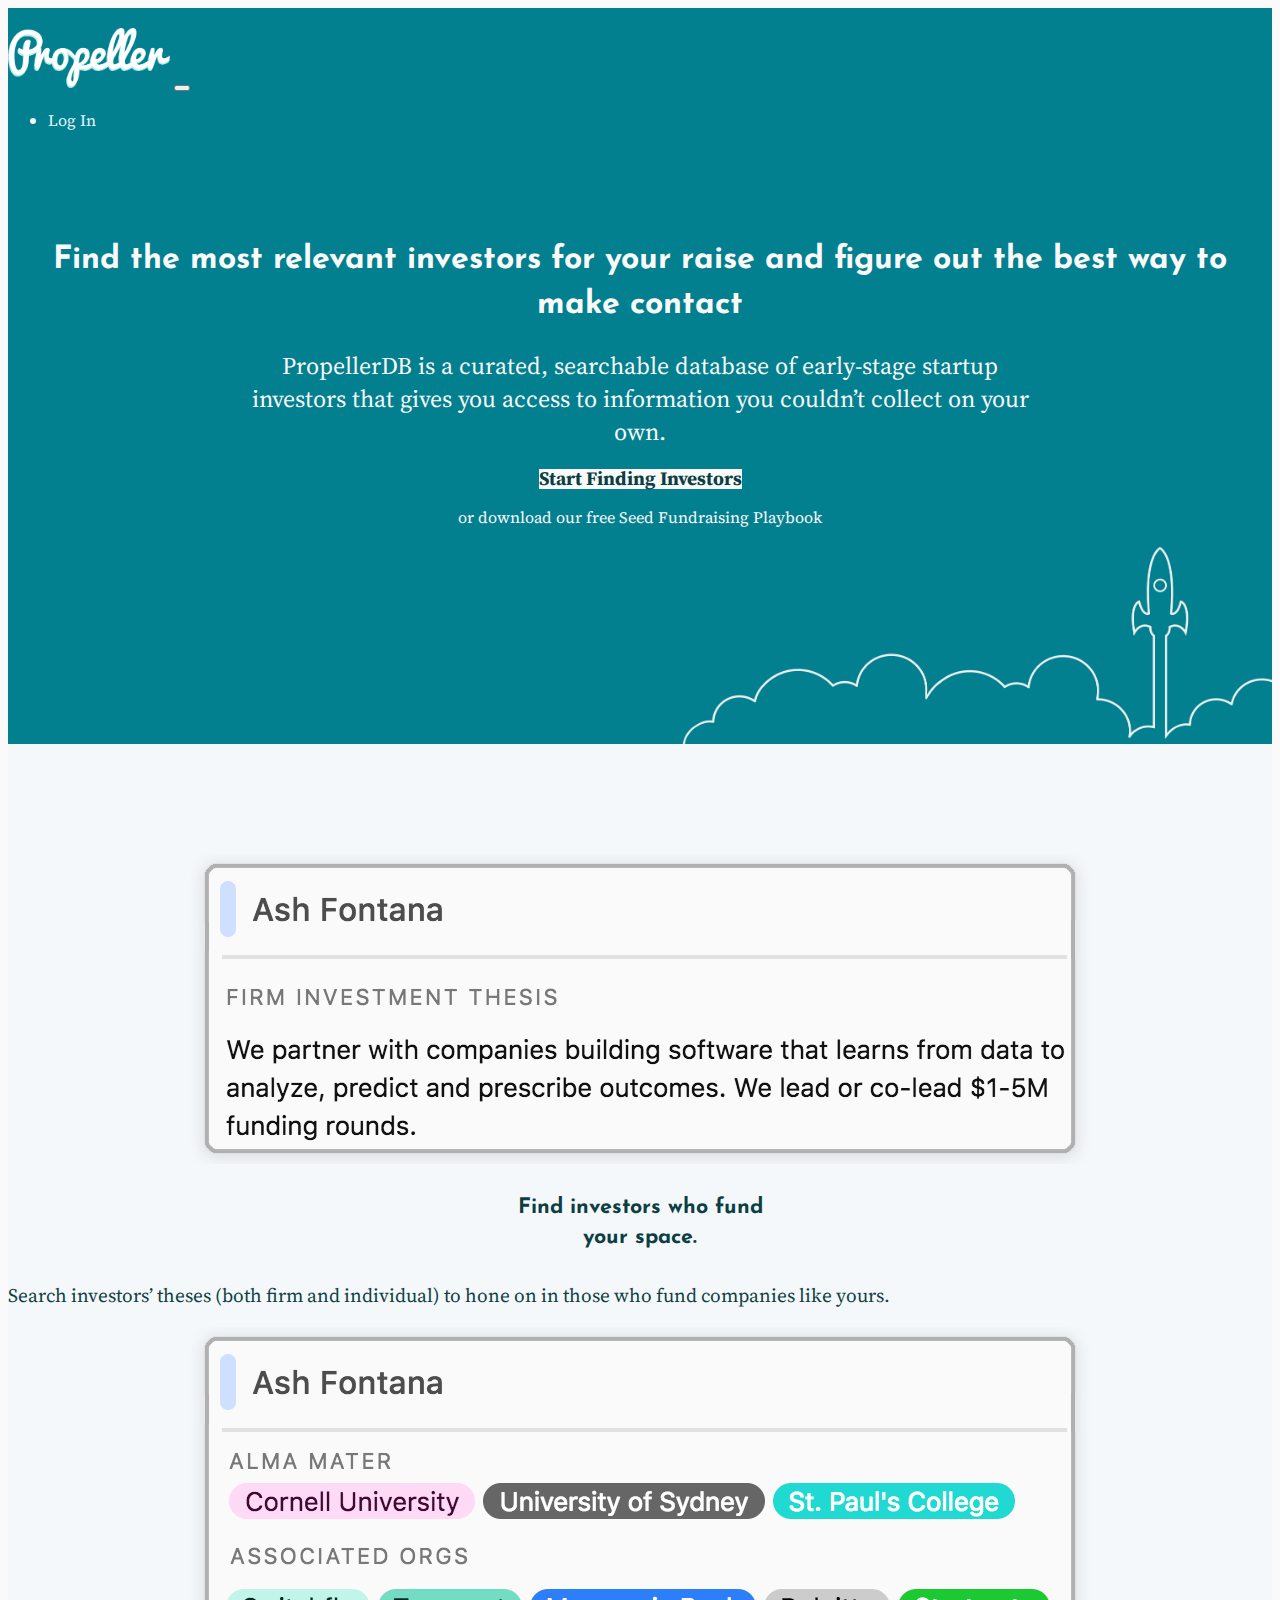
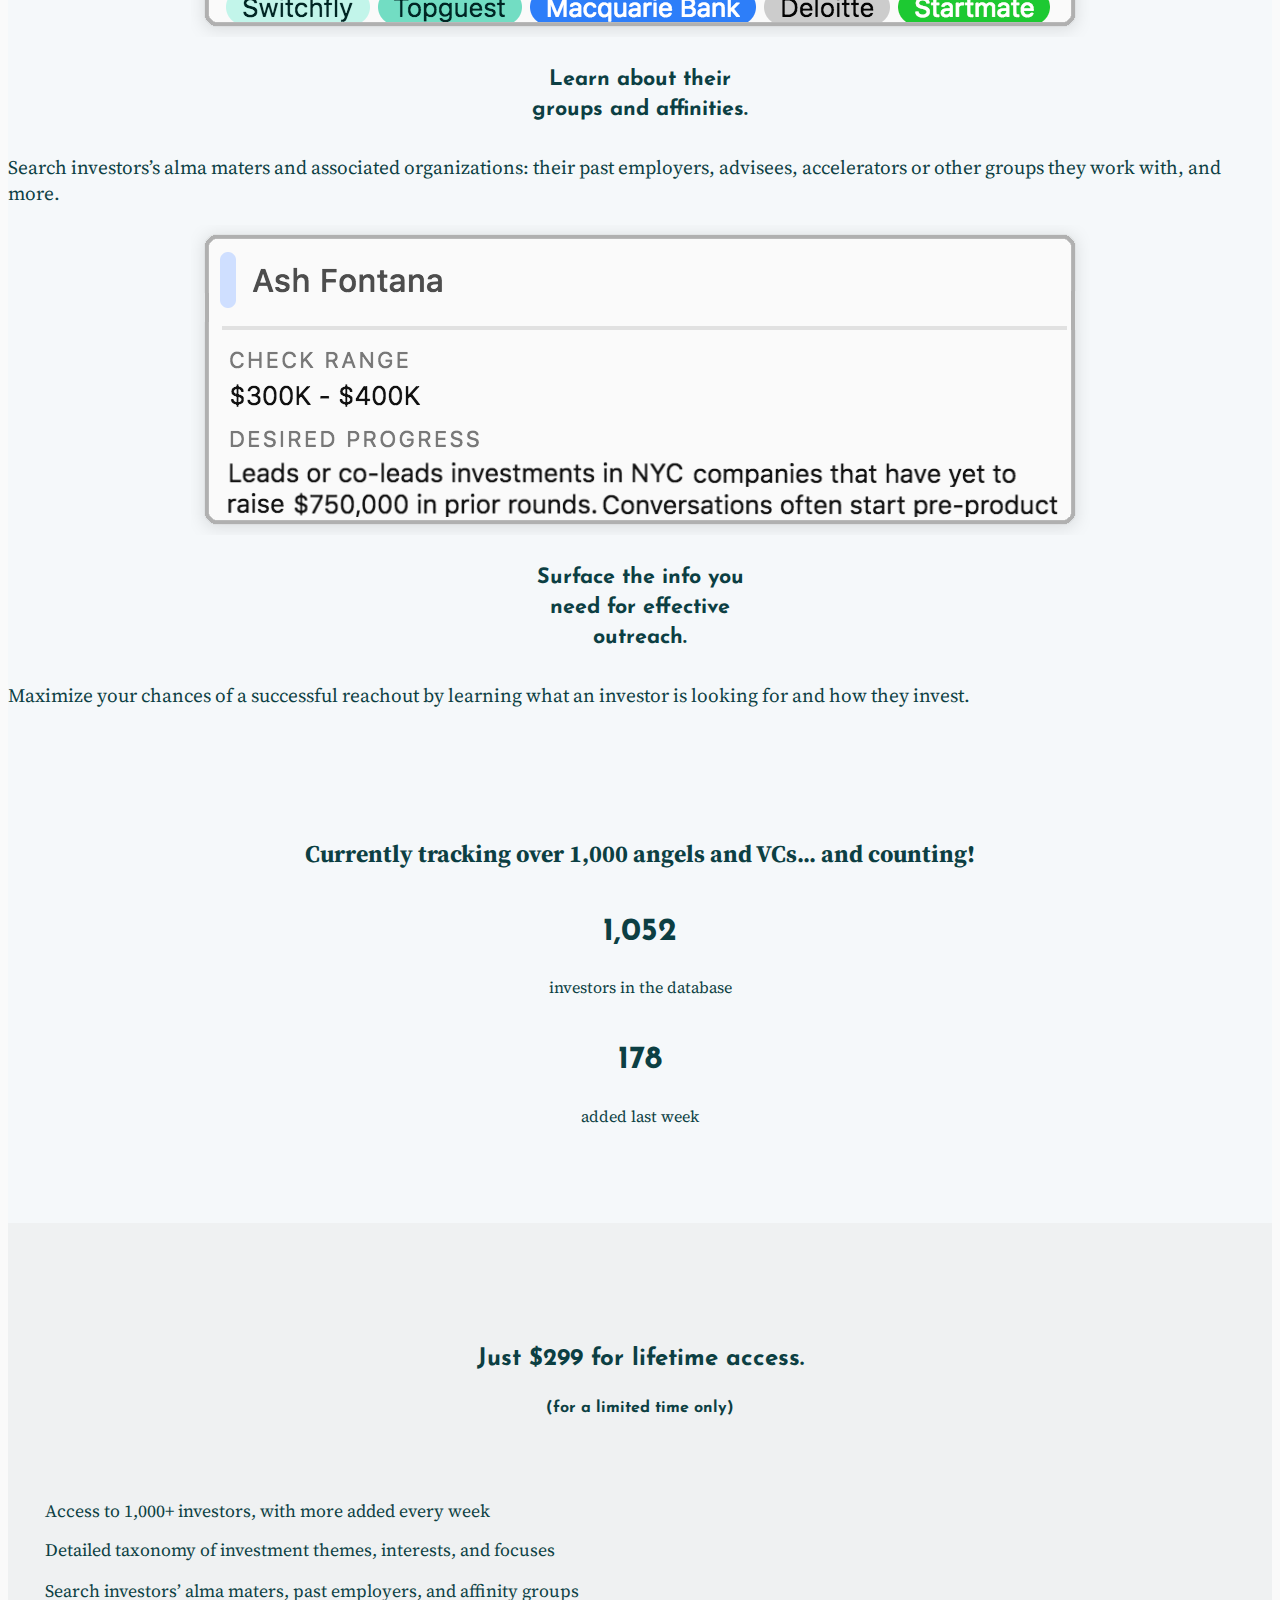
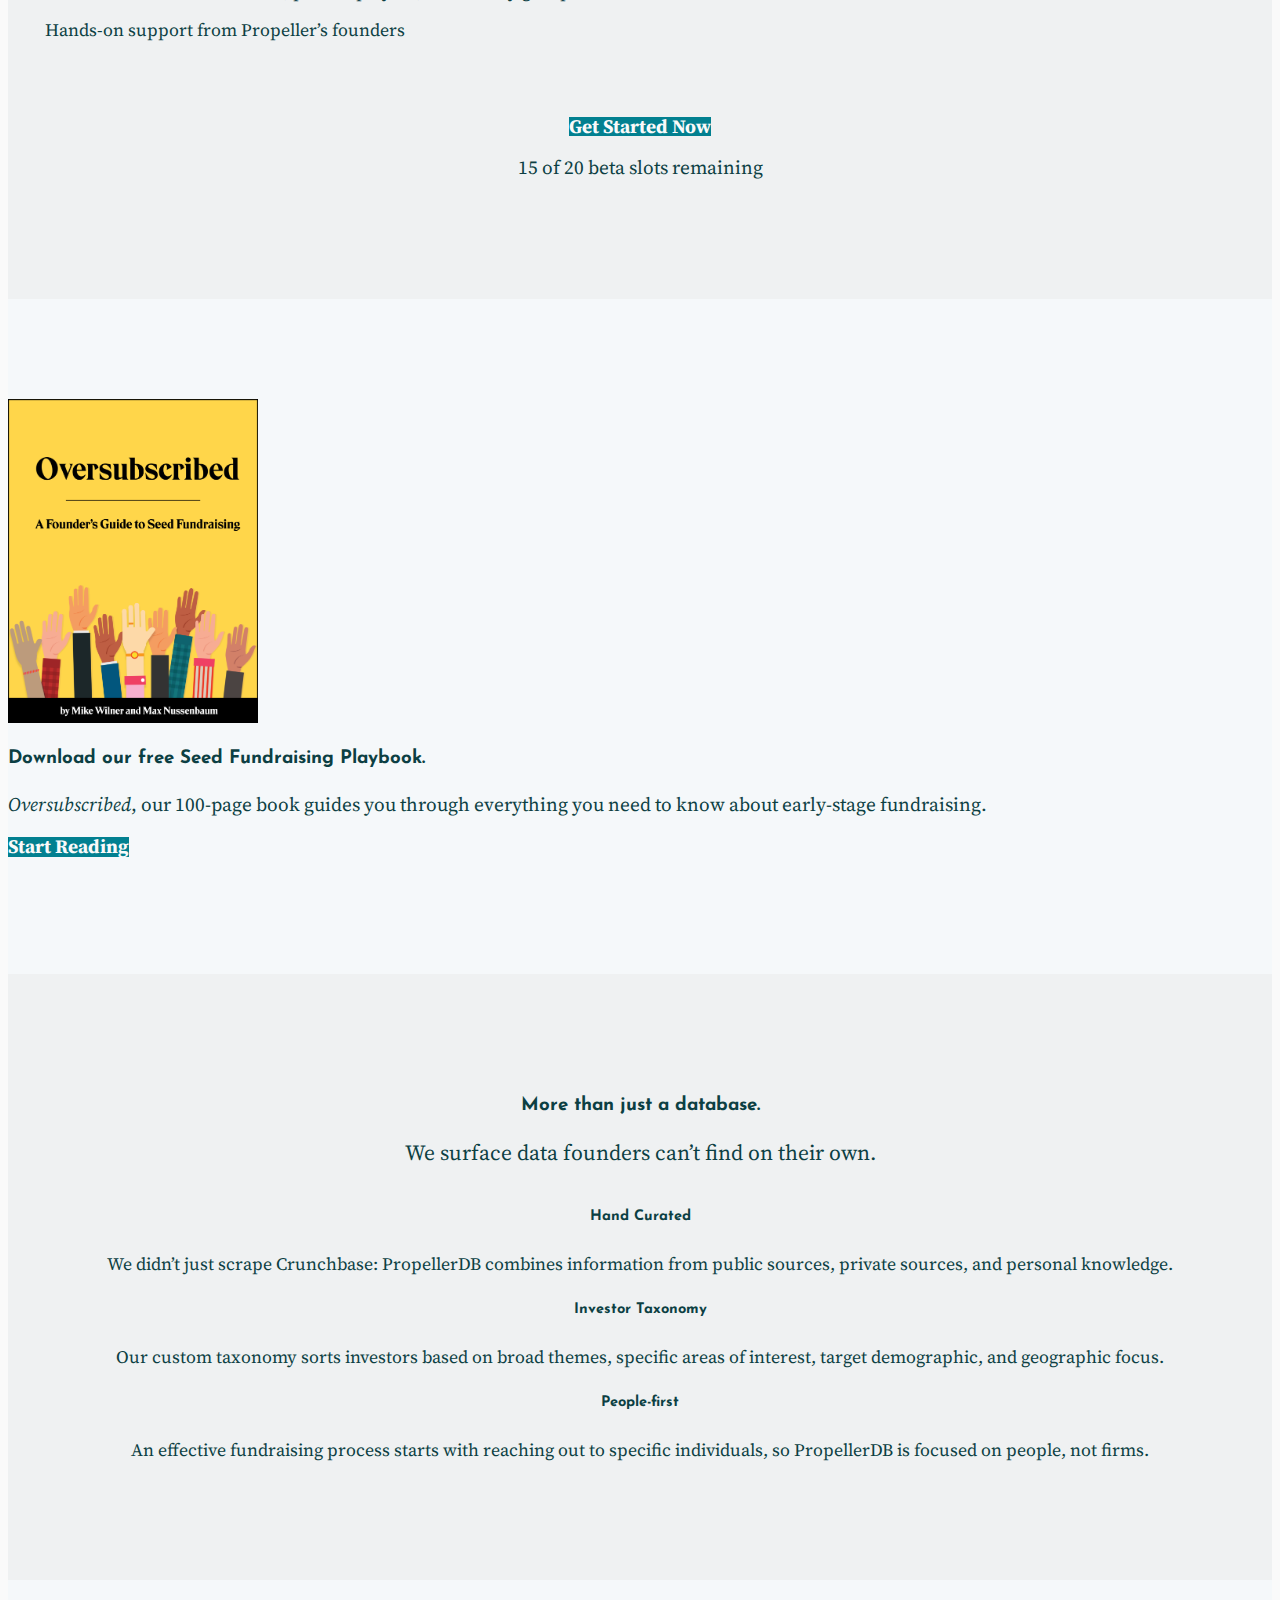
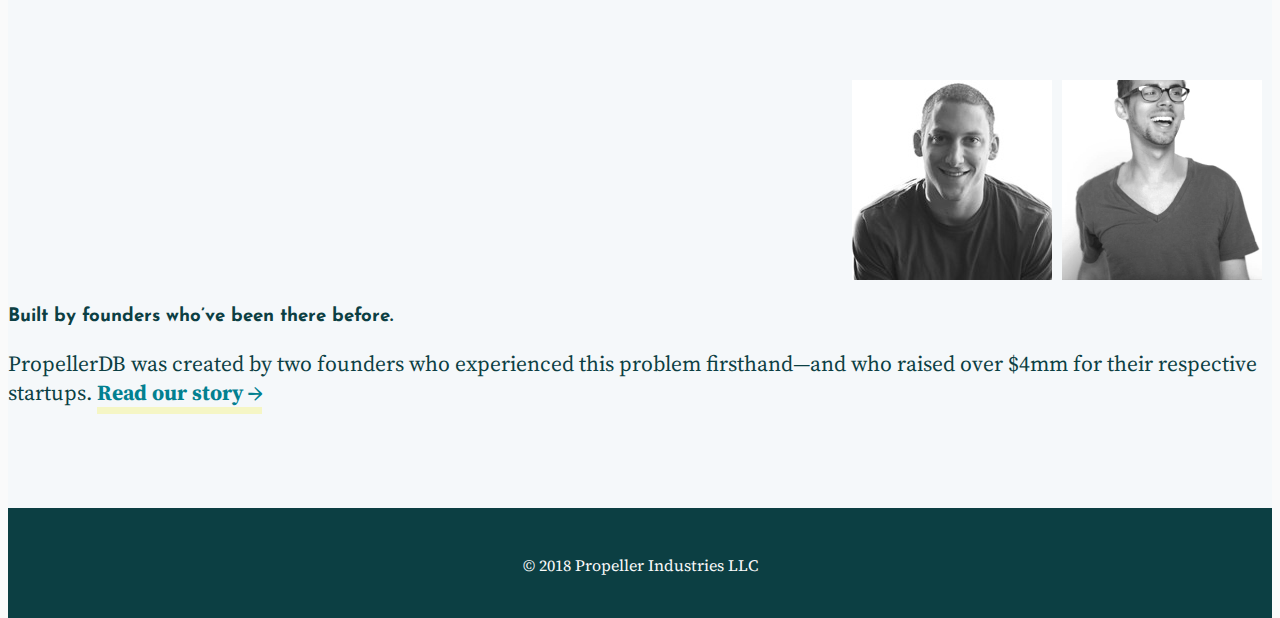
<file: db/index.html>
<!doctype html>

<html lang="en">
<head>
    <meta charset="utf-8">
    <meta name="viewport" content="width=device-width, initial-scale=1, shrink-to-fit=no">
    
    <link rel="icon" type="image/png" href="img/favicon.png">

    <title>Propeller DB: A curated database of early-stage startup investors.</title>

    <meta name="description" content="A curated database of early-stage startup investors">
    
  
    <!-- Bootstrap -->
    <link rel="stylesheet" href="https://stackpath.bootstrapcdn.com/bootstrap/4.1.1/css/bootstrap.min.css" integrity="sha384-WskhaSGFgHYWDcbwN70/dfYBj47jz9qbsMId/iRN3ewGhXQFZCSftd1LZCfmhktB" crossorigin="anonymous">
    <script src="https://code.jquery.com/jquery-3.3.1.slim.min.js" integrity="sha384-q8i/X+965DzO0rT7abK41JStQIAqVgRVzpbzo5smXKp4YfRvH+8abtTE1Pi6jizo" crossorigin="anonymous"></script>
    <script src="https://cdnjs.cloudflare.com/ajax/libs/popper.js/1.14.3/umd/popper.min.js" integrity="sha384-ZMP7rVo3mIykV+2+9J3UJ46jBk0WLaUAdn689aCwoqbBJiSnjAK/l8WvCWPIPm49" crossorigin="anonymous"></script>
    <script src="https://stackpath.bootstrapcdn.com/bootstrap/4.1.1/js/bootstrap.min.js" integrity="sha384-smHYKdLADwkXOn1EmN1qk/HfnUcbVRZyYmZ4qpPea6sjB/pTJ0euyQp0Mk8ck+5T" crossorigin="anonymous"></script>
    
    <!-- Google fonts-->
    <link href="https://fonts.googleapis.com/css?family=Josefin+Sans|Source+Serif+Pro" rel="stylesheet">
    
    <!-- Font Awesome -->
    <link rel="stylesheet" href="https://use.fontawesome.com/releases/v5.2.0/css/all.css" integrity="sha384-hWVjflwFxL6sNzntih27bfxkr27PmbbK/iSvJ+a4+0owXq79v+lsFkW54bOGbiDQ" crossorigin="anonymous">

    <link rel="stylesheet" href="styles.css">
    
</head>

<body>
    <div class="container-bg home-bg">
        <div class="container">
            <nav class="navbar navbar-expand-lg propeller-navbar white-nav navbar-dark">
                <a class="navbar-brand no-border-link" href="#"><img src="img/logotype-white.png" alt="Propeller" class="navbar-brand-image"></a>
                <button class="navbar-toggler" type="button" data-toggle="collapse" data-target="#navbarSupportedContent" aria-controls="navbarSupportedContent" aria-expanded="false" aria-label="Toggle navigation">
                    <span class="navbar-toggler-icon"></span>
                </button>

                <div class="collapse navbar-collapse" id="navbarSupportedContent">
                    <ul class="navbar-nav ml-auto">
                        <li class="nav-item active">
                            <a class="nav-link" href="app/">Log In</a>
                        </li>
                    </ul>
                </div><!--navbar-collapse-->
            </nav>
        </div><!--container-->
    
        <div class="container home-title">
           <div class="row">
                <div class="col-md-1"></div>
                <div class="col-md-10">
                   <h1>Find the most relevant investors for your raise and figure out the best way to make contact</h1>
                   <p class="x-large home-subtitle-text">PropellerDB is a curated, searchable database of early-stage startup investors that gives you access to information you couldn&rsquo;t collect on your own.</p>
                   <p><a href="signup/" class="btn btn-white medium">Start Finding Investors</a>
                   <p><a href="../oversubscribed/" class="fundraising-guide-link">or download our free Seed Fundraising Playbook</a></p>
                </div><!--col-->
                <div class="col-md-1"></div>
           </div><!--row-->
        </div><!--container-->
    </div><!--bg-->
    
    <div class="container-bg offwhite-bg">
        <div class="container features">
            <div class="row">
                <div class="col-md-4">
                    <img src="img/search-thesis.png" class="feature-image">
                    <h4 class="feature-header">Find investors who fund your space.</h4>
                    <p class="medium">Search investors&rsquo; theses (both firm and individual) to hone on in those who fund companies like yours.</p>
                </div><!--col-->
                <div class="col-md-4">
                    <img src="img/search-affinities.png" class="feature-image">
                    <h4 class="feature-header">Learn about their groups and affinities.</h4>
                    <p class="medium">Search investors&rsquo;s alma maters and associated organizations: their past employers, advisees, accelerators or other groups they work with, and more.</p>
                </div><!--col-->
                <div class="col-md-4">
                    <img src="img/search-contact.png" class="feature-image">
                    <h4 class="feature-header">Surface the info you need for effective outreach.</h4>
                    <p class="medium">Maximize your chances of a successful reachout by learning what an investor is looking for and how they invest.</p>
                </div><!--col-->
            </div><!--row-->
        </div><!--container--> 
        <div class="container counting-container">
            <div class="row counting-row">
                <div class="col-md-2"></div>
                <div class="col-md-8">
                    <p class="x-large"><b>Currently tracking over 1,000 angels and VCs... and counting!</b></p>
                </div><!--col-->
                <div class="col-md-2"></div>
            </div><!--row-->
            <div class="row">
                <div class="col-md-2"></div>
                <div class="col-md-4">
                    <div class="investors-added">
                        <h1>1,052</h1>
                        <p>investors in the database</p>
                    </div><!--added-->
                </div>
                <div class="col-md-4">
                    <div class="investors-added">
                        <h1>178</h1>
                        <p>added last week</p>
                    </div><!--added-->
                </div>
                <div class="col-md-2"></div>
            </div><!--row-->
        </div><!--container-->
    </div><!--bg-->
    
    <div class="container-bg darker-offwhite-bg">
        <div class="container pricing-container">
            <div class="row pricing-sandwich">
                <div class="col-md-2"></div>
                <div class="col-md-8">
                    <h2>Just $299 for lifetime access.</h2>
                    <h4>(for a limited time only)</h4>
                </div>
                <div class="col-md-2"></div>
            </div>
            <div class="row pricing-middle">
                <div class="col-md-2"></div>
                <div class="col-md-4">
                    <ul class="pricing-list">
                        <li>Access to 1,000+ investors, with more added every week</li>
                        <li>Detailed taxonomy of investment themes, interests, and focuses</li>
                    </ul>
                </div>
                <div class="col-md-4">
                    <ul class="pricing-list">
                        <li>Search investors&rsquo; alma maters, past employers, and affinity groups</li>
                        <li>Hands-on support from Propeller&rsquo;s founders</li>
                    </ul>
                </div>
                <div class="col-md-2"></div>
            </div>
            <div class="row pricing-sandwich">
                <div class="col-md-2"></div>
                <div class="col-md-8">
                    <p><a href="signup/" class="btn medium btn-blue">Get Started Now</a></p>
                    <p class="medium">15 of 20 beta slots remaining</p>
                </div>
                <div class="col-md-2"></div>
            </div>
        </div>
    </div>
    
    <div class="container-bg offwhite-bg">
        <div class="container ebook">
            <div class="row">
                <div class="col-md-1"></div>
                <div class="col-md-3">
                    <img src="img/oversubscribed.png" class="oversubscribed-cover-home">
                </div>
                <div class="col-md-7">
                    <h3>Download our free Seed Fundraising Playbook.</h3>
                    <p class="medium"><em>Oversubscribed</em>, our 100-page book guides you through everything you need to know about early-stage fundraising.</p>
                    <p><a href="../oversubscribed/" class="btn medium btn-blue">Start Reading</a></p>
                </div><!--col-->
                <div class="col-md-1"></div>
            </div><!--row-->
        </div><!--container-->
    </div><!--bg-->
        
    <div class="container-bg darker-offwhite-bg">
        <div class="container data-section">
            <div class="row">
                <div class="col-sm-12">
                    <h3>More than just a database.</h3>
                    <p class="large">We surface data founders can&rsquo;t find on their own.</p>
                </div><!--col-->
            </div><!--row-->
            <div class="row data-details">
                <div class="col-md-4">
                    <i class="fa fa-hand-paper data-icon"></i>
                    <h5>Hand Curated</h5>
                    <p>We didn&rsquo;t just scrape Crunchbase: PropellerDB combines information from public sources, private sources, and personal knowledge.</p>
                </div><!--col-->
                <div class="col-md-4">
                    <i class="fa fa-tags data-icon"></i>
                    <h5>Investor Taxonomy</h5>
                    <p>Our custom taxonomy sorts investors based on broad themes, specific areas of interest, target demographic, and geographic focus.</p>
                </div><!--col-->
                <div class="col-md-4">
                    <i class="fa fa-user data-icon"></i>
                    <h5>People-first</h5>
                    <p>An effective fundraising process starts with reaching out to specific individuals, so PropellerDB is focused on people, not firms.</p>
                </div><!--col-->
            </div><!--row-->
        </div><!--container-->
    </div><!--bg-->

    <div class="container-bg offwhite-bg">
        <div class="container about-section">
            <div class="row">
                <div class="col-sm-5 about-images">
                    <img src="img/mike.jpg" alt="Mike Wilner"     class="about-image"><img src="img/max.jpg" alt="Max Nussenbaum" class="about-image">
                </div>
                <div class="col-sm-7">
                    <h3>Built by founders who&rsquo;ve been there before.</h3>
                    <p class="large">PropellerDB was created by two founders who experienced this problem firsthand&mdash;and who raised over $4mm for their respective startups. <a href="about/"><b>Read our story &rarr;</b></a></p>
                </div><!--col-->
            </div><!--row-->
        </div><!--container-->
    </div><!--bg-->
        
    <footer>
        <div class="container">
            <div class="row">
                <div class="col-sm-12">
                    <p>&copy; 2018 Propeller Industries LLC</p>
                </div><!--col-->
            </div><!--row-->
        </div><!--container-->
    </footer>
    
    
</body>
</html>
</file>
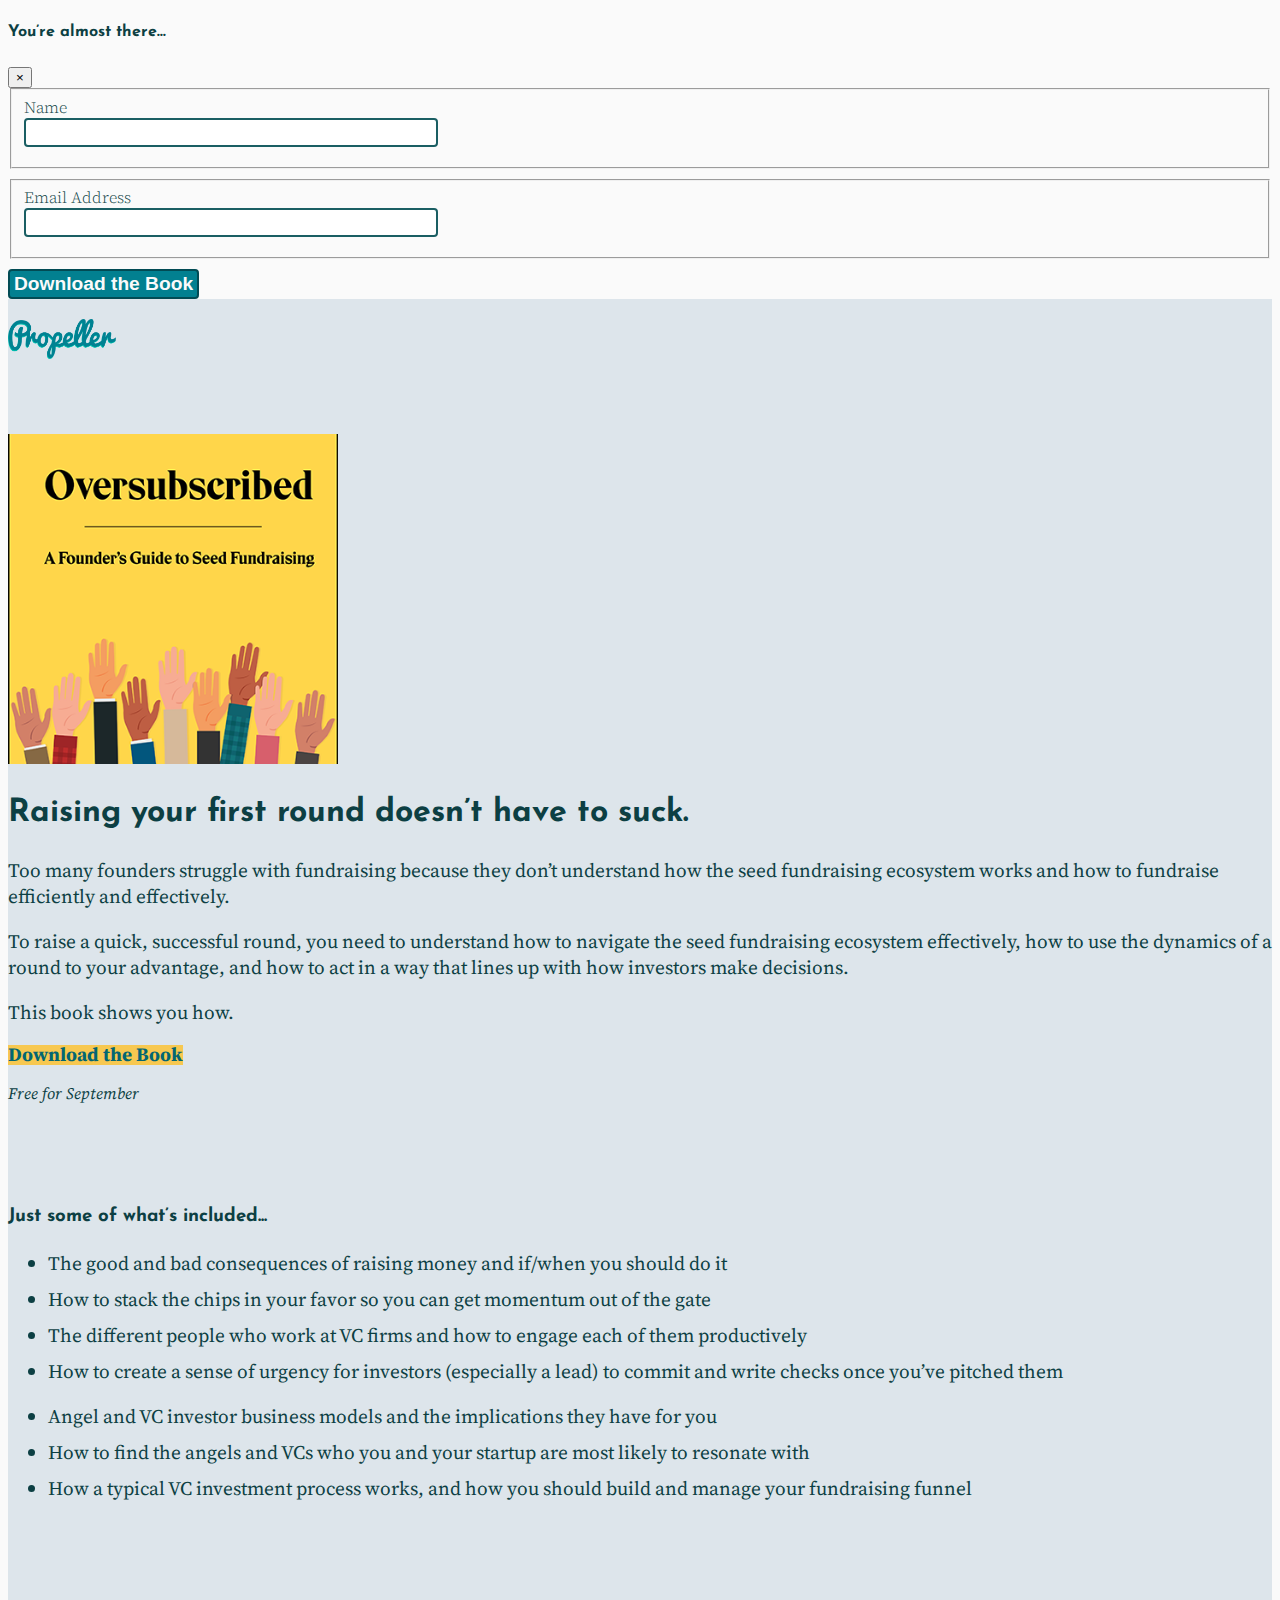
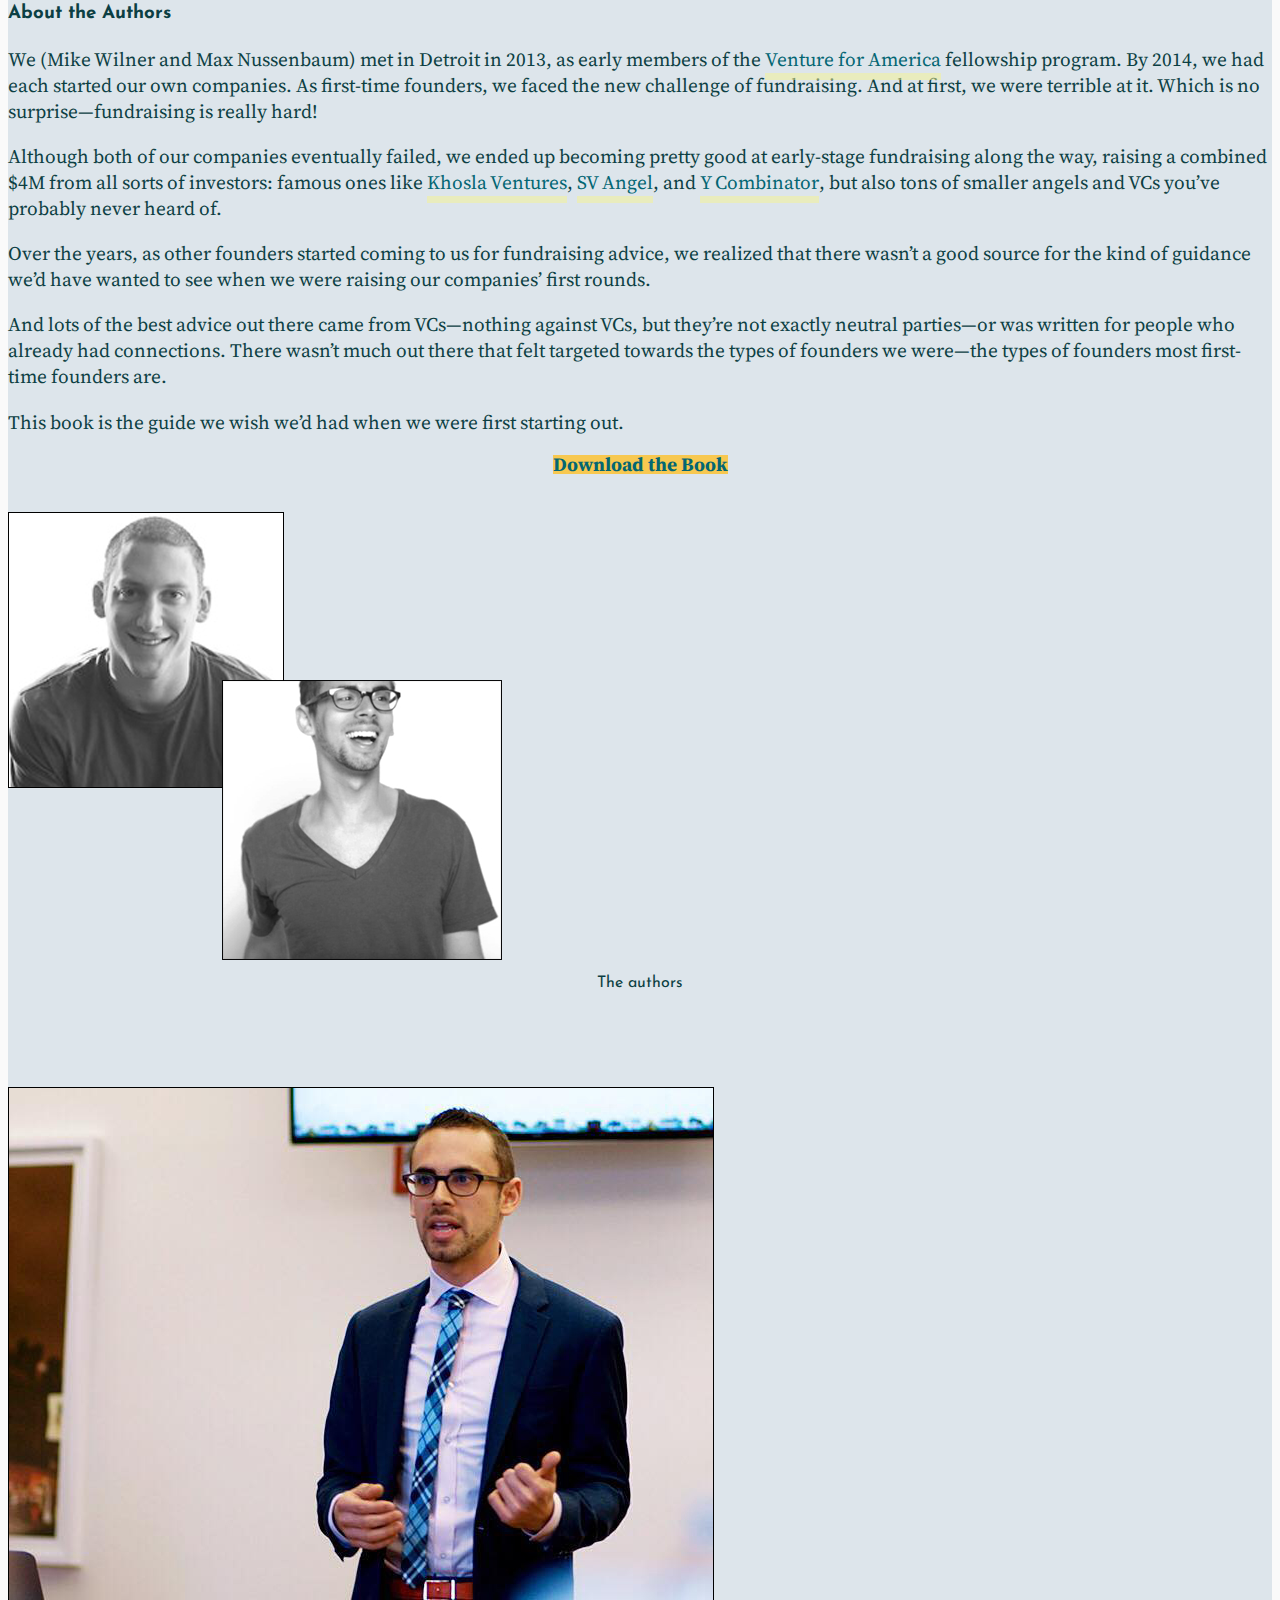
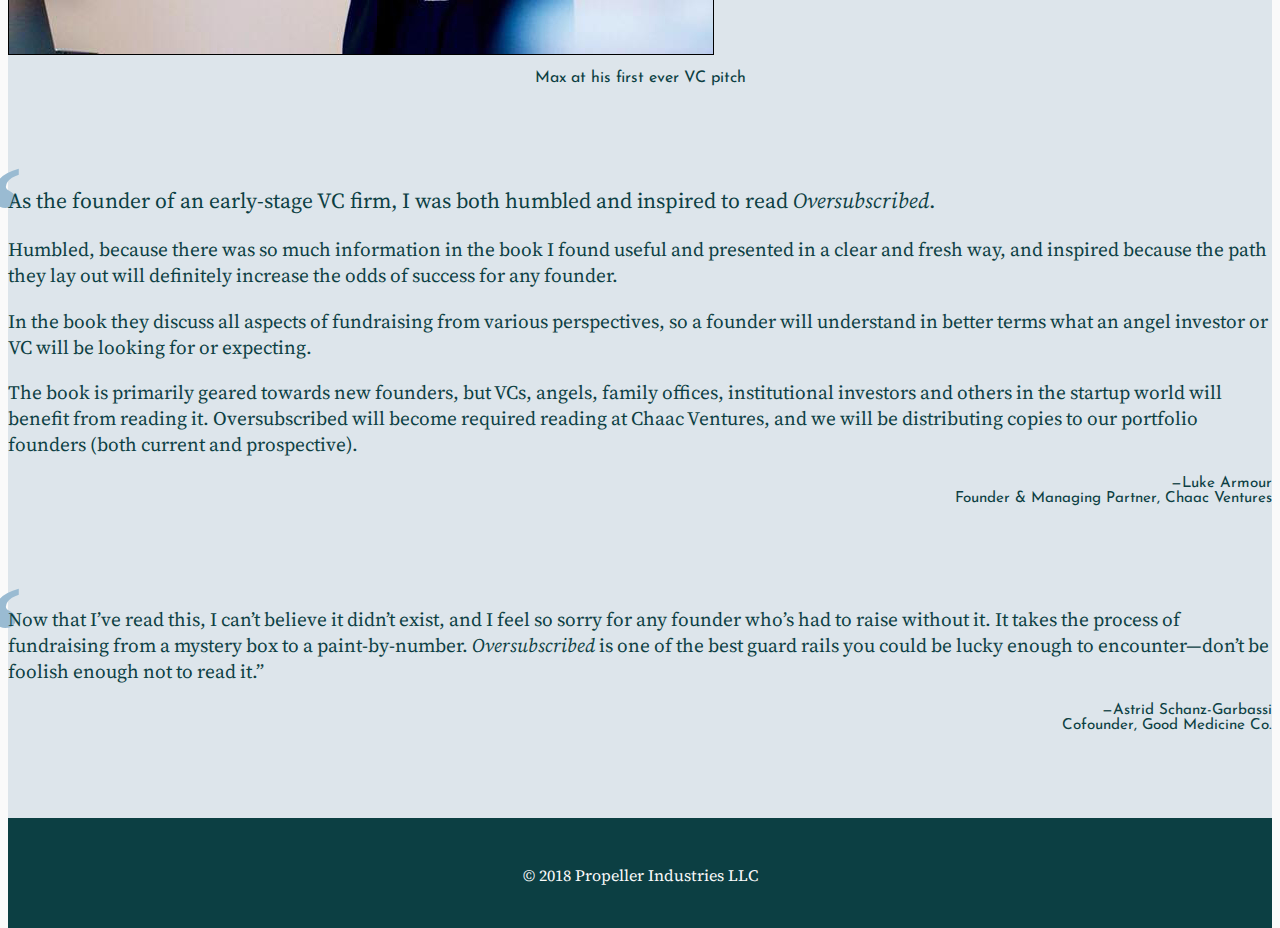
<file: oversubscribed/index.html>
<!doctype html>

<html lang="en">
<head>

    <!-- Global site tag (gtag.js) - Google Analytics -->
    <script async src="https://www.googletagmanager.com/gtag/js?id=UA-124520720-1"></script>
    <script>
      window.dataLayer = window.dataLayer || [];
      function gtag(){dataLayer.push(arguments);}
      gtag('js', new Date());

      gtag('config', 'UA-124520720-1');
    </script>

    <meta charset="utf-8">
    <meta name="viewport" content="width=device-width, initial-scale=1, shrink-to-fit=no">
    
    <link rel="icon" type="image/png" href="../img/favicon.png">

    <title>Oversubscribed: A Founder&rsquo;s Guide to Seed Fundraising | Propeller: A curated database of early-stage startup investors.</title>

    <meta name="description" content="A curated database of early-stage startup investors">
    
  
    <!-- Bootstrap -->
    <link rel="stylesheet" href="https://stackpath.bootstrapcdn.com/bootstrap/4.1.1/css/bootstrap.min.css" integrity="sha384-WskhaSGFgHYWDcbwN70/dfYBj47jz9qbsMId/iRN3ewGhXQFZCSftd1LZCfmhktB" crossorigin="anonymous">
    <script src="https://code.jquery.com/jquery-3.3.1.slim.min.js" integrity="sha384-q8i/X+965DzO0rT7abK41JStQIAqVgRVzpbzo5smXKp4YfRvH+8abtTE1Pi6jizo" crossorigin="anonymous"></script>
    <script src="https://cdnjs.cloudflare.com/ajax/libs/popper.js/1.14.3/umd/popper.min.js" integrity="sha384-ZMP7rVo3mIykV+2+9J3UJ46jBk0WLaUAdn689aCwoqbBJiSnjAK/l8WvCWPIPm49" crossorigin="anonymous"></script>
    <script src="https://stackpath.bootstrapcdn.com/bootstrap/4.1.1/js/bootstrap.min.js" integrity="sha384-smHYKdLADwkXOn1EmN1qk/HfnUcbVRZyYmZ4qpPea6sjB/pTJ0euyQp0Mk8ck+5T" crossorigin="anonymous"></script>
    
    <!-- Google fonts-->
    <link href="https://fonts.googleapis.com/css?family=Josefin+Sans|Source+Serif+Pro" rel="stylesheet">
    
    <link rel="stylesheet" href="../styles.css">
    
</head>

<body>

    <div class="modal fade" id="download" tabindex="-1" role="dialog" aria-labelledby="exampleModalLabel" aria-hidden="true">
        <div class="modal-dialog modal-dialog-centered" role="document">
            <div class="modal-content">
                <div class="modal-header">
                    <h4 class="modal-title">You&rsquo;re almost there...</h4>
                    <button type="button" class="close" data-dismiss="modal" aria-label="Close">
                      <span aria-hidden="true">&times;</span>
                    </button>
                </div>
                <div class="modal-body">
                    <!-- Begin MailChimp Signup Form -->
                    <div id="mc_embed_signup">
                        <form action="https://propellerdb.us18.list-manage.com/subscribe/post?u=66cda0534de0d0567b1d2cd0e&amp;id=16d3e09f15" method="post" id="mc-embedded-subscribe-form" name="mc-embedded-subscribe-form" class="validate" target="_blank" novalidate>
                            <div id="mc_embed_signup_scroll">
                                <fieldset>
                                    <label for="mce-NAME">Name </label>
                                    <input type="text" value="" name="NAME" class="required" id="mce-NAME">
                                </fieldset>
                                <fieldset>
                                    <label for="mce-EMAIL">Email Address </label>
                                    <input type="email" value="" name="EMAIL" class="required email" id="mce-EMAIL">
                                </fieldset>
                                <div id="mce-responses" class="clear">
                                <div class="response" id="mce-error-response" style="display:none"></div>
                                <div class="response" id="mce-success-response" style="display:none"></div>
                                </div>    <!-- real people should not fill this in and expect good things - do not remove this or risk form bot signups-->
                                <div style="position: absolute; left: -5000px;" aria-hidden="true"><input type="text" name="b_66cda0534de0d0567b1d2cd0e_16d3e09f15" tabindex="-1" value=""></div>
                                <div class="clear"><input type="submit" value="Download the Book" name="subscribe" id="mc-embedded-subscribe" class="btn btn-blue medium"></div>
                            </div>
                        </form>
                    </div>
                    <!--End mc_embed_signup-->
                </div>
            </div>
        </div>
    </div>

    <div class="container-bg oversubscribed-bg">
        <div class="container">
            <nav class="navbar navbar-expand-lg propeller-navbar white-nav navbar-dark">
                <a class="navbar-brand no-border-link navbar-brand-centered" href="/"><img src="../img/logotype.png" alt="Propeller" class="navbar-brand-image navbar-brand-image-small"></a>
            </nav>
        </div><!--container-->
    
        <div class="container oversubscribed-section">
            <div class="row">
                <div class="col-lg-1"></div>
                <div class="col-lg-4">
                    <img src="../img/oversubscribed.png" alt="Oversubscribed cover" class="oversubscribed-cover">
                </div>
                <div class="col-lg-6">
                    <h1>Raising your first round doesn&rsquo;t have to suck.</h1>
                    <p class="medium">Too many founders struggle with fundraising because they don&rsquo;t understand how the seed fundraising ecosystem works and how to fundraise efficiently and effectively.</p>
                    <p class="medium">To raise a quick, successful round, you need to understand how to navigate the seed fundraising ecosystem effectively, how to use the dynamics of a round to your advantage, and how to act in a way that lines up with how investors make decisions.</p>
                    <p class="medium">This book shows you how.</p>
                    <p><a href="download/" class="btn medium btn-yellow" data-toggle="modal" data-target="#download">Download the Book</a></p>
                    <p class="small"><em>Free for September</em>
                </div>
                <div class="col-lg-1"></div>
            </div><!--row-->
            <div class="row oversubscribed-row-2">
                <div class="col-md-1"></div>
                <div class="col-md-10">
                    <h3>Just some of what&rsquo;s included...</h3>
                </div>
                <div class="col-md-1"></div>
            </div><!--row-->
            <div class="row">
                <div class="col-md-1"></div>
                <div class="col-md-5">
                    <ul class="medium">
                        <li>The good and bad consequences of raising money and if/when you should do it</li>
                        <li>How to stack the chips in your favor so you can get momentum out of the gate</li>
                        <li>The different people who work at VC firms and how to engage each of them productively</li>
                        <li>How to create a sense of urgency for investors (especially a lead) to commit and write checks once you’ve pitched them</li>
                    </ul>
                </div>
                <div class="col-md-5">
                    <ul class="medium">
                        <li>Angel and VC investor business models and the implications they have for you</li>
                        <li>How to find the angels and VCs who you and your startup are most likely to resonate with</li>
                        <li>How a typical VC investment process works, and how you should build and manage your fundraising funnel</li>
                    </ul>
                </div>
                <div class="col-md-1"></div>
            </div><!--row-->
            <div class="row oversubscribed-row-2">
                <div class="col-md-1"></div>
                <div class="col-md-7">
                    <h3>About the Authors</h3>
                    <p class="medium">We (Mike Wilner and Max Nussenbaum) met in Detroit in 2013, as early members of the <a href="http://ventureforamerica.org">Venture for America</a> fellowship program. By 2014, we had each started our own companies. As first-time founders, we faced the new challenge of fundraising. And at first, we were terrible at it. Which is no surprise&mdash;fundraising is really hard!</p>
                    <p class="medium">Although both of our companies eventually failed, we ended up becoming pretty good at early-stage fundraising along the way, raising a combined $4M from all sorts of investors: famous ones like <a href="https://www.khoslaventures.com/">Khosla Ventures</a>, <a href="https://svangel.com/">SV Angel</a>, and <a href="http://www.ycombinator.com/">Y Combinator</a>, but also tons of smaller angels and VCs you’ve probably never heard of.</p>
                    <p class="medium">Over the years, as other founders started coming to us for fundraising advice, we realized that there wasn’t a good source for the kind of guidance we’d have wanted to see when we were raising our companies’ first rounds.</p>
                    <p class="medium">And lots of the best advice out there came from VCs&mdash;nothing against VCs, but they’re not exactly neutral parties&mdash;or was written for people who already had connections. There wasn&rsquo;t much out there that felt targeted towards the types of founders we were&mdash;the types of founders most first-time founders are.</p>
                    <p class="medium">This book is the guide we wish we’d had when we were first starting out.</p>
                    <p class="center"><a href="download/" class="btn medium btn-yellow">Download the Book</a></p>
                </div>
                <div class="col-md-3 mobile-hide">
                    <img src="../db/img/mike-and-max.png" alt="Mike and Max" class="mike-and-max">
                    <p class="caption">The authors</p>
                    <img src="../db/img/max-pitching.jpg" alt="Max pitching" class="max-pitching">
                    <p class="caption">Max at his first ever VC pitch</p>
                </div>
                <div class="col-md-1"></div>
            </div><!--row-->
            
            <div class="row oversubscribed-row-2">
                <div class="col-sm-2"></div>
                <div class="col-sm-8">
                    <p class="quote large">As the founder of an early-stage VC firm, I was both humbled and inspired to read <em>Oversubscribed</em>.</p>
                    <p class="medium">Humbled, because there was so much information in the book I found useful and presented in a clear and fresh way, and inspired because the path they lay out will definitely increase the odds of success for any founder.</p>
                    <p class="medium">In the book they discuss all aspects of fundraising from various perspectives, so a founder will understand in better terms what an angel investor or VC will be looking for or expecting.</p>
                    <p class="medium">The book is primarily geared towards new founders, but VCs, angels, family offices, institutional investors and others in the startup world will benefit from reading it. Oversubscribed will become required reading at Chaac Ventures, and we will be distributing copies to our portfolio founders (both current and prospective).</p>
                    <p class="medium quote-attribution">&mdash;Luke Armour<br />Founder & Managing Partner, Chaac Ventures</p>
                </div>
                <div class="col-sm-2"></div>
            </div><!--row-->
            <div class="row oversubscribed-row-2">
                <div class="col-sm-2"></div>
                <div class="col-sm-8">
                    <p class="quote medium">Now that I’ve read this, I can’t believe it didn’t exist, and I feel so sorry for any founder who’s had to raise without it. It takes the process of fundraising from a mystery box to a paint-by-number. <em>Oversubscribed</em> is one of the best guard rails you could be lucky enough to encounter&mdash;don&rsquo;t be foolish enough not to read it.&rdquo;</p>
                    <p class="medium quote-attribution">&mdash;Astrid Schanz-Garbassi<br />Cofounder, Good Medicine Co.</p>
                </div>
                <div class="col-sm-2"></div>
            </div><!--row-->

        </div><!--container-->
    </div><!--bg-->
        
    <footer>
        <div class="container">
            <div class="row">
                <div class="col-sm-12">
                    <p>&copy; 2018 Propeller Industries LLC</p>
                </div><!--col-->
            </div><!--row-->
        </div><!--container-->
    </footer>
    
    
</body>
</html>
</file>
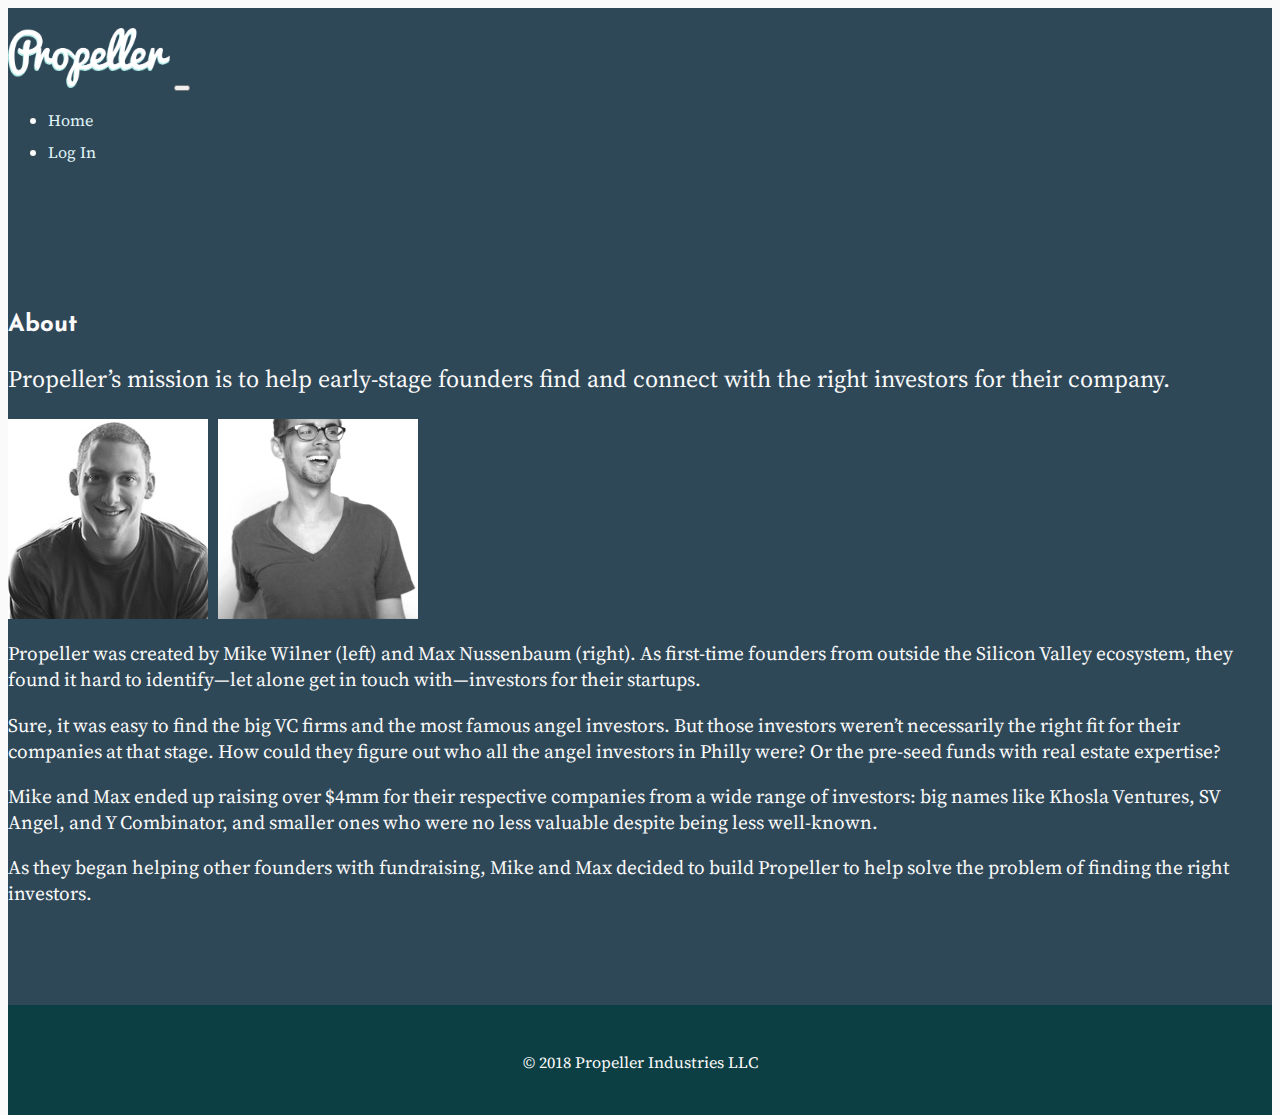
<file: db/about/index.html>
<!doctype html>

<html lang="en">
<head>

    <!-- Global site tag (gtag.js) - Google Analytics -->
    <script async src="https://www.googletagmanager.com/gtag/js?id=UA-124520720-1"></script>
    <script>
      window.dataLayer = window.dataLayer || [];
      function gtag(){dataLayer.push(arguments);}
      gtag('js', new Date());

      gtag('config', 'UA-124520720-1');
    </script>

    <meta charset="utf-8">
    <meta name="viewport" content="width=device-width, initial-scale=1, shrink-to-fit=no">
    
    <link rel="icon" type="image/png" href="../img/favicon.png">

    <title>About | Propeller: A curated database of early-stage startup investors.</title>

    <meta name="description" content="A curated database of early-stage startup investors">
    
  
    <!-- Bootstrap -->
    <link rel="stylesheet" href="https://stackpath.bootstrapcdn.com/bootstrap/4.1.1/css/bootstrap.min.css" integrity="sha384-WskhaSGFgHYWDcbwN70/dfYBj47jz9qbsMId/iRN3ewGhXQFZCSftd1LZCfmhktB" crossorigin="anonymous">
    <script src="https://code.jquery.com/jquery-3.3.1.slim.min.js" integrity="sha384-q8i/X+965DzO0rT7abK41JStQIAqVgRVzpbzo5smXKp4YfRvH+8abtTE1Pi6jizo" crossorigin="anonymous"></script>
    <script src="https://cdnjs.cloudflare.com/ajax/libs/popper.js/1.14.3/umd/popper.min.js" integrity="sha384-ZMP7rVo3mIykV+2+9J3UJ46jBk0WLaUAdn689aCwoqbBJiSnjAK/l8WvCWPIPm49" crossorigin="anonymous"></script>
    <script src="https://stackpath.bootstrapcdn.com/bootstrap/4.1.1/js/bootstrap.min.js" integrity="sha384-smHYKdLADwkXOn1EmN1qk/HfnUcbVRZyYmZ4qpPea6sjB/pTJ0euyQp0Mk8ck+5T" crossorigin="anonymous"></script>
    
    <!-- Google fonts-->
    <link href="https://fonts.googleapis.com/css?family=Josefin+Sans|Source+Serif+Pro" rel="stylesheet">

    <link rel="stylesheet" href="../styles.css">
    
    <script>
    function passWord() {
        var testV = 1;
        var pass1 = prompt('Please enter your password.',' ');
        while (testV < 3) {
            if (!pass1) 
            history.go(-1);
            if (pass1.toLowerCase() == "venture") {
            window.location = 'app/3ab4ad/';
            break;
        } 
            testV+=1;
            var pass1 = 
            prompt('Sorry, that password is incorrect. Please try again.','Password');
        }
            if (pass1.toLowerCase()!="password" & testV ==3) 
            history.go(-1);
            return " ";
    } 
    </script>

</head>

<body>
    <div class="container-bg about-bg">
        <div class="container">
            <nav class="navbar navbar-expand-lg propeller-navbar white-nav navbar-dark">
                <a class="navbar-brand no-border-link" href="#"><img src="../img/logotype-white.png" alt="Propeller" class="navbar-brand-image"></a>
                <button class="navbar-toggler" type="button" data-toggle="collapse" data-target="#navbarSupportedContent" aria-controls="navbarSupportedContent" aria-expanded="false" aria-label="Toggle navigation">
                    <span class="navbar-toggler-icon"></span>
                </button>

                <div class="collapse navbar-collapse" id="navbarSupportedContent">
                    <ul class="navbar-nav ml-auto">
                          <li class="nav-item active">
                            <a class="nav-link" href="../">Home</a>
                        </li>
                        <li class="nav-item active">
                            <a class="nav-link" href="#" onClick="passWord()">Log In</a>
                        </li>
                    </ul>
                </div><!--navbar-collapse-->
            </nav>
        </div><!--container-->
    
        <div class="container about-section">
           <div class="row">
                <div class="col-md-2"></div>
                <div class="col-md-8">
                
                    <h2>About</h2>
                
                    <p class="x-large">Propeller&rsquo;s mission is to help early-stage founders find and connect with the right investors for their company.</p>
                    
                    <p><img src="../img/mike.jpg" alt="Mike Wilner"     class="about-image"><img src="../img/max.jpg" alt="Max Nussenbaum" class="about-image"></p>

                    <p class="medium">Propeller was created by Mike Wilner (left) and Max Nussenbaum (right). As first-time founders from outside the Silicon Valley ecosystem, they found it hard to identify&mdash;let alone get in touch with—investors for their startups.</p>

                    <p class="medium">Sure, it was easy to find the big VC firms and the most famous angel investors. But those investors weren’t necessarily the right fit for their companies at that stage. How could they figure out who all the angel investors in Philly were? Or the pre-seed funds with real estate expertise?</p>

                    <p class="medium">Mike and Max ended up raising over $4mm for their respective companies from a wide range of investors: big names like Khosla Ventures, SV Angel, and Y Combinator, and smaller ones who were no less valuable despite being less well-known.</p>

                    <p class="medium">As they began helping other founders with fundraising, Mike and Max decided to build Propeller to help solve the problem of finding the right investors.</p>
                </div><!--col-->
                <div class="col-md-2"></div>
           </div><!--row-->
        </div><!--container-->
    </div><!--bg-->

        
    <footer>
        <div class="container">
            <div class="row">
                <div class="col-sm-12">
                    <p>&copy; 2018 Propeller Industries LLC</p>
                </div><!--col-->
            </div><!--row-->
        </div><!--container-->
    </footer>
    
    
</body>
</html>
</file>
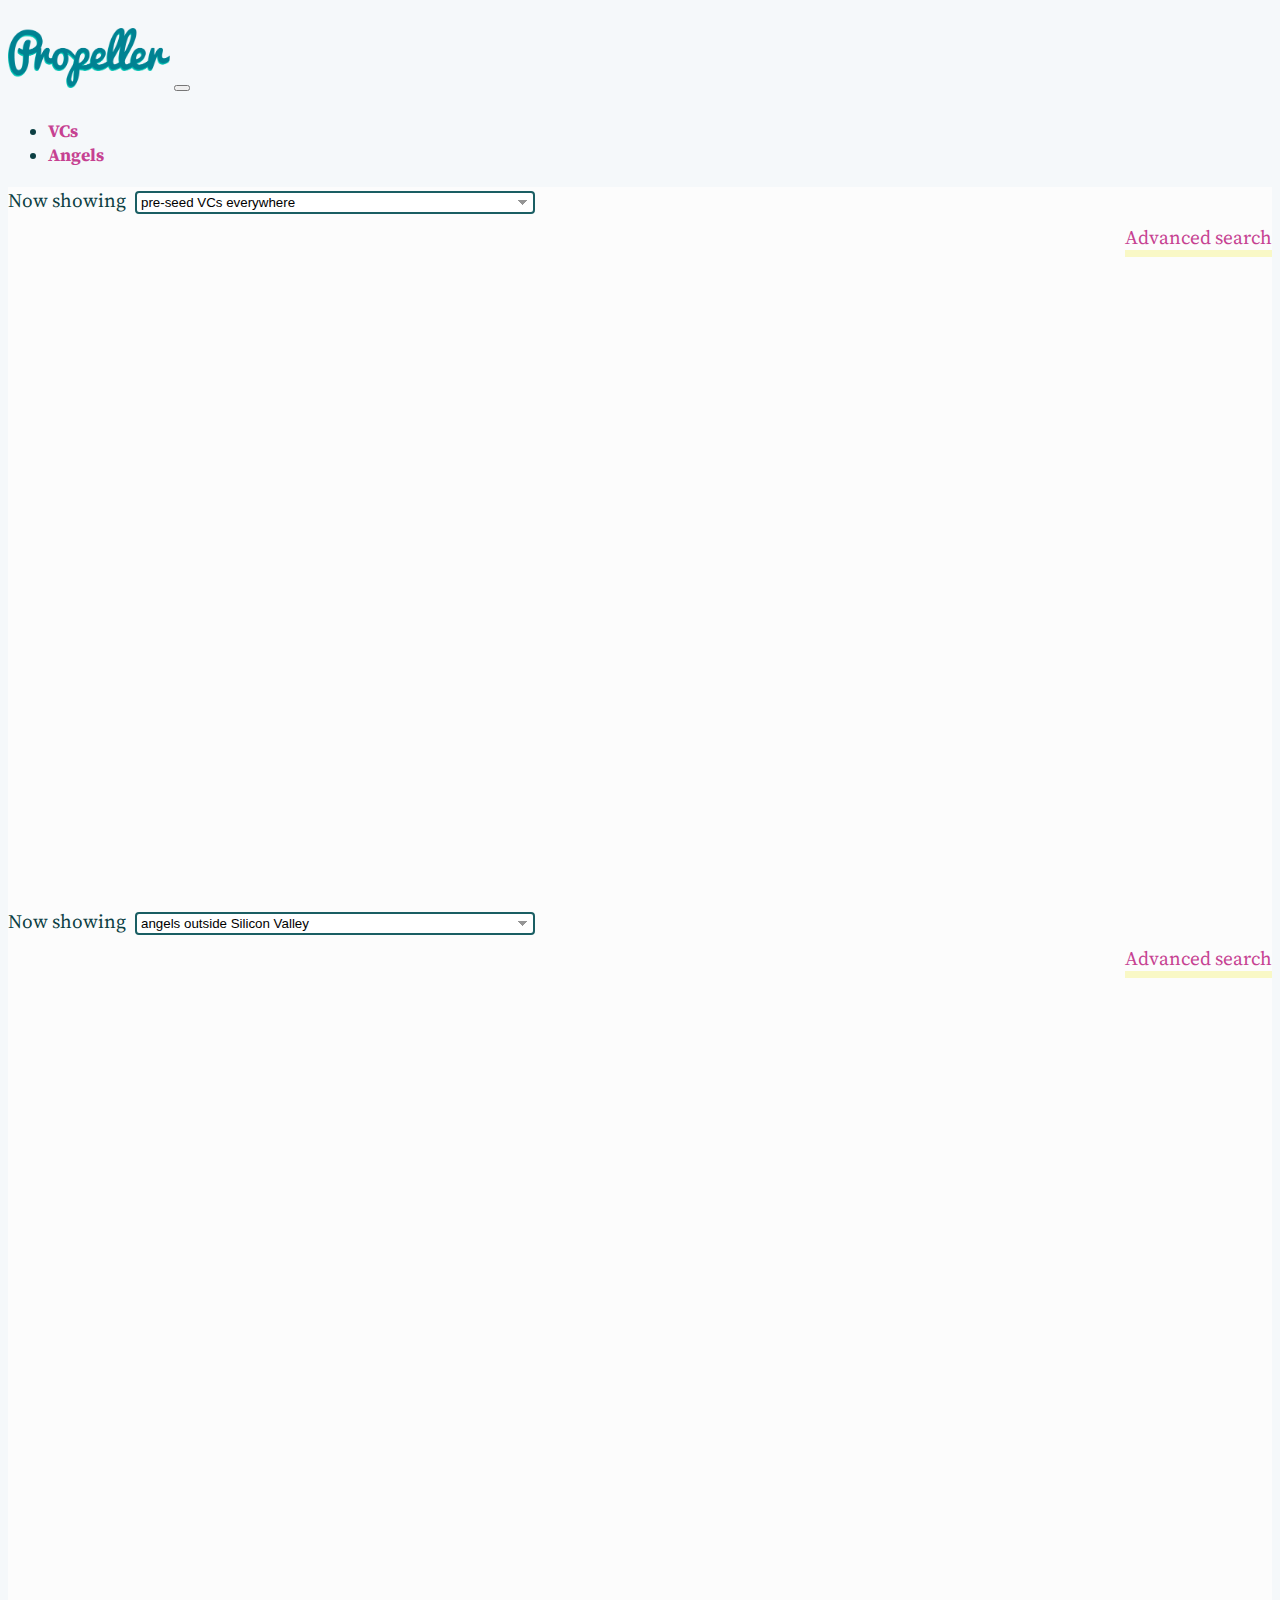
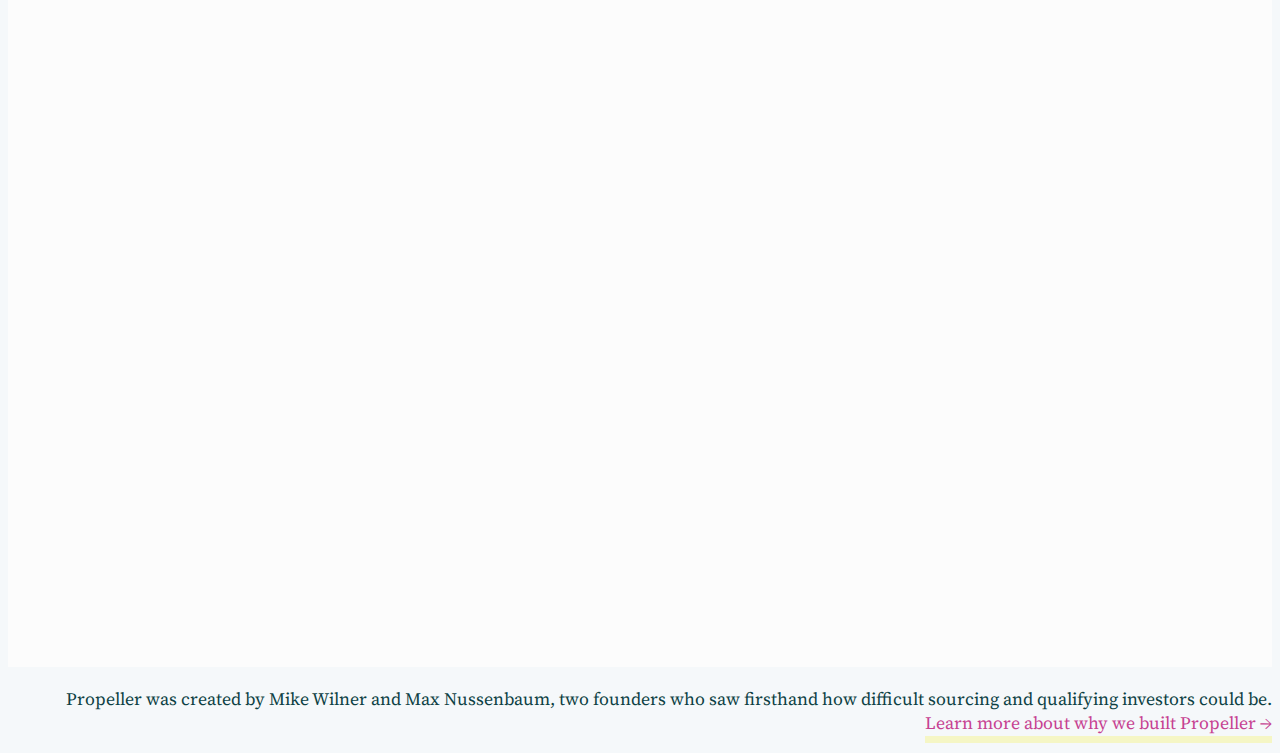
<file: db/app/index.html>
<!doctype html>

<html lang="en">
<head>

    <!-- Global site tag (gtag.js) - Google Analytics -->
    <script async src="https://www.googletagmanager.com/gtag/js?id=UA-124520720-1"></script>
    <script>
      window.dataLayer = window.dataLayer || [];
      function gtag(){dataLayer.push(arguments);}
      gtag('js', new Date());

      gtag('config', 'UA-124520720-1');
    </script>

    <meta charset="utf-8">
    <meta name="viewport" content="width=device-width, initial-scale=1, shrink-to-fit=no">
    
    <link rel="icon" type="image/png" href="img/favicon.png">

    <title>Propeller: A curated database of early-stage startup investors.</title>

    <meta name="description" content="A curated database of early-stage startup investors">
    
    <meta name="google-site-verification" content="MfRAIlO0I0gZsSUb5qe_NaaAByVUmm5hAPf8bF_Xxhg" />

  
    <!-- Bootstrap -->
    <link rel="stylesheet" href="https://stackpath.bootstrapcdn.com/bootstrap/4.1.1/css/bootstrap.min.css" integrity="sha384-WskhaSGFgHYWDcbwN70/dfYBj47jz9qbsMId/iRN3ewGhXQFZCSftd1LZCfmhktB" crossorigin="anonymous">
    <script src="https://code.jquery.com/jquery-3.3.1.slim.min.js" integrity="sha384-q8i/X+965DzO0rT7abK41JStQIAqVgRVzpbzo5smXKp4YfRvH+8abtTE1Pi6jizo" crossorigin="anonymous"></script>
    <script src="https://cdnjs.cloudflare.com/ajax/libs/popper.js/1.14.3/umd/popper.min.js" integrity="sha384-ZMP7rVo3mIykV+2+9J3UJ46jBk0WLaUAdn689aCwoqbBJiSnjAK/l8WvCWPIPm49" crossorigin="anonymous"></script>
    <script src="https://stackpath.bootstrapcdn.com/bootstrap/4.1.1/js/bootstrap.min.js" integrity="sha384-smHYKdLADwkXOn1EmN1qk/HfnUcbVRZyYmZ4qpPea6sjB/pTJ0euyQp0Mk8ck+5T" crossorigin="anonymous"></script>
    
    <!-- Google fonts-->
    <link href="https://fonts.googleapis.com/css?family=Josefin+Sans|Source+Serif+Pro" rel="stylesheet">

    <link rel="stylesheet" href="propeller.css">

</head>

<body>
    <div class="container">
        <nav class="navbar navbar-expand-lg propeller-navbar">
            <a class="navbar-brand no-border-link" href="#"><img src="img/logotype.png" alt="Propeller" class="navbar-brand-image"></a>
            <button class="navbar-toggler" type="button" data-toggle="collapse" data-target="#navbarSupportedContent" aria-controls="navbarSupportedContent" aria-expanded="false" aria-label="Toggle navigation">
                <span class="navbar-toggler-icon"></span>
            </button>
    
            <div class="collapse navbar-collapse" id="navbarSupportedContent">
                <!--
                <ul class="navbar-nav mr-auto">
                    <li class="nav-item active">
                        <a class="nav-link" href="#">Home <span class="sr-only">(current)</span></a>
                    </li>
                </ul> -->
            </div><!--navbar-collapse-->
        </nav>
    </div><!--container-->
    
    <div class="container">
        <div class="row">
            <ul class="nav nav-tabs">
                <li class="nav-item">
                    <a class="nav-link active" data-toggle="tab" href="#vcs" role="tab">VCs</a>
                </li>
                <li class="nav-item">
                    <a class="nav-link" data-toggle="tab" href="#angels" role="tab">Angels</a>
                </li>
            </ul>
        </div><!--row-->
    </div><!--container-->
    
    <script type="text/javascript">
        $( document ).ready(function() {
        $(".prefill-search-select").change( function() {
            if ($(this).val() === "advanced-search") {
                window.location.href = "advanced-search";
                };
            $('.airtable-container').hide();
            $('.' + $(this).val()).show();
        });
        });
    </script>
    
    <div class="tab-content card investor-card">
        <div class="tab-pane fade in show active" id="vcs" role="tabpanel">
            
            <div class="container prefill-search-container">
                <div class="row">
                    <div class="col-sm-8">
                        Now showing
                        <select class="prefill-search-select">
                            <option selected value="pre-seed-vcs">pre-seed VCs everywhere</option>
                            <option value="midwest-investors">VCs in the Midwest</option>
                            <option value="liberal-arts-investors">liberal arts university alumni VCs</option>
                            <option value="ex-googlers">ex-Googlers</option>
                            <option value="consumer-thesis">investors at firms with a consumer focus</option>
                            <option value="associates-principals">Associates and Principals</option>
                            <option value="advanced-search">advanced search...</option>
                        </select>
                    </div><!--col-->
                    <div class="col-sm-4">
                        <a href="advanced-search" class="advanced-search-link">Advanced search</a>
                    </div><!--col-->
                </div><!--row-->
            </div><!--container-->
    
            <div class="container airtable-container pre-seed-vcs">
                <iframe class="airtable-embed" src="https://airtable.com/embed/shrF1xcjU7etDW7ap?backgroundColor=green&viewControls=off" frameborder="0" width="100%" height="633"></iframe>
            </div><!--container pre-seed-vcs-->
    
            <div class="container airtable-container midwest-investors">
                <iframe class="airtable-embed" src="https://airtable.com/embed/shrgjYLTZ9k1zrll4?backgroundColor=green&viewControls=off" frameborder="0" width="100%" height="633"></iframe>
            </div><!--container midwest-investors-->
    
            <div class="container airtable-container liberal-arts-investors">
                <iframe class="airtable-embed" src="https://airtable.com/embed/shrTdQZuyrqAwo3ds?backgroundColor=green&viewControls=off" frameborder="0" width="100%" height="633"></iframe>
            </div><!--container liberal-arts-->

            <div class="container airtable-container ex-googlers">
                <iframe class="airtable-embed" src="https://airtable.com/embed/shrXaY6Fp5WUGknVY?backgroundColor=green&viewControls=off" frameborder="0" width="100%" height="633"></iframe>
            </div><!--container ex-googlers-->

            <div class="container airtable-container consumer-thesis">
                <iframe class="airtable-embed" src="https://airtable.com/embed/shrD6Re8r5aF8Yqdb?backgroundColor=green&viewControls=off" frameborder="0" width="100%" height="633"></iframe>
            </div><!--container consumer-thesis-->

            <div class="container airtable-container associates-principals">
                <iframe class="airtable-embed" src="https://airtable.com/embed/shr1v0MDWGPdniLza?backgroundColor=green&viewControls=off" frameborder="0" width="100%" height="633"></iframe>
            </div><!--container associates-principals-->

        </div><!--vcs-->

        <div class="tab-pane fade" id="angels" role="tabpanel">
        
            <div class="container prefill-search-container">
                <div class="row">
                    <div class="col-sm-8">
                        Now showing
                        <select class="prefill-search-select">
                            <option value="non-valley-angels">angels outside Silicon Valley</option>
                            <option value="liberal-arts-investors">liberal arts university alumni angels</option>
                            <option value="big-tech">formerly at Google, Apple, Facebook, or Amazon</option>
                            <option value="advanced-search">advanced search...</option>
                        </select>
                    </div><!--col-->
                    <div class="col-sm-4">
                        <a href="advanced-search" class="advanced-search-link">Advanced search</a>
                    </div><!--col-->
                </div><!--row-->
            </div><!--container-->
    
            <div class="container airtable-container non-valley-angels">
                <iframe class="airtable-embed" src="https://airtable.com/embed/shrjWITSCQoJB6YHJ?backgroundColor=green&viewControls=off" frameborder="0" width="100%" height="633"></iframe>
            </div><!--container non-valley-->

            <div class="container airtable-container liberal-arts-investors">
                <iframe class="airtable-embed" src="https://airtable.com/embed/shrCJBrALciDWqiva?backgroundColor=green&viewControls=off" frameborder="0" width="100%" height="633"></iframe>
            </div><!--container liberal-arts-investors-->

            <div class="container airtable-container big-tech">
                <iframe class="airtable-embed" src="https://airtable.com/embed/shrqZba7CpaqIIClg?backgroundColor=green&viewControls=off" frameborder="0" width="100%" height="633"></iframe>
            </div><!--container big-tech-->    

        </div><!--angels-->
    </div><!--tab-->
    

    <div class="container">
        <div class="row">
            <div class="col-sm-6"></div>
            <div class="col-sm-6">
                <p class="about-founders">Propeller was created by Mike Wilner and Max Nussenbaum, two founders who saw firsthand how difficult sourcing and qualifying investors could be. <a href="about/">Learn more about why we built Propeller &rarr;</a></p>
            </div><!--col-->
        </div><!--row-->
    </div><!--container-->
    
</body>
</html>
</file>
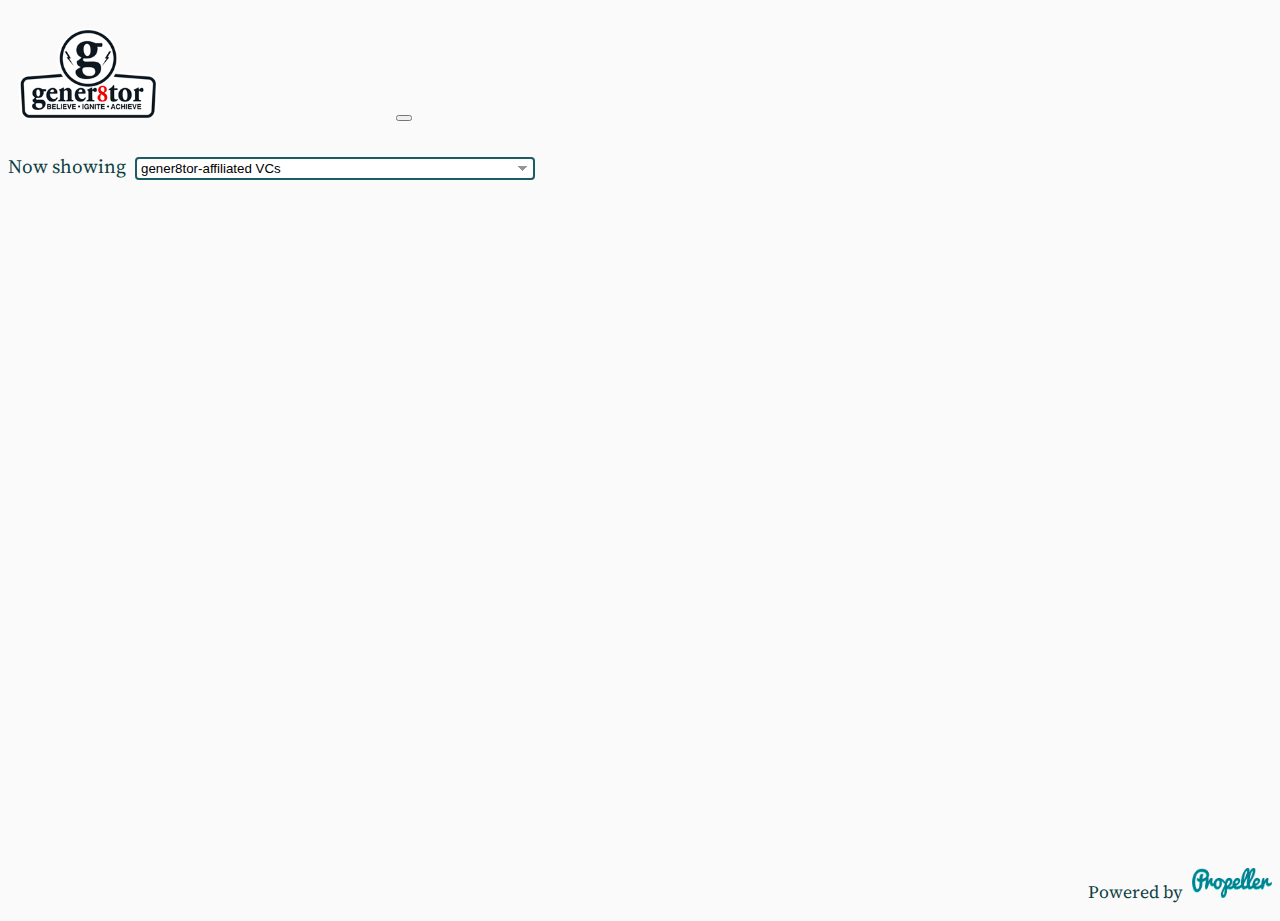
<file: db/gener8tor/index.html>
<!doctype html>

<html lang="en">
<head>
    <meta charset="utf-8">
    <meta name="viewport" content="width=device-width, initial-scale=1, shrink-to-fit=no">
    
    <link rel="icon" type="image/png" href="img/favicon.png">

    <title>Propeller: A curated database of early-stage startup investors.</title>

    <meta name="description" content="A curated database of early-stage startup investors">
    
    <meta name="google-site-verification" content="MfRAIlO0I0gZsSUb5qe_NaaAByVUmm5hAPf8bF_Xxhg" />

  
    <!-- Bootstrap -->
    <link rel="stylesheet" href="https://stackpath.bootstrapcdn.com/bootstrap/4.1.1/css/bootstrap.min.css" integrity="sha384-WskhaSGFgHYWDcbwN70/dfYBj47jz9qbsMId/iRN3ewGhXQFZCSftd1LZCfmhktB" crossorigin="anonymous">
    <script src="https://code.jquery.com/jquery-3.3.1.slim.min.js" integrity="sha384-q8i/X+965DzO0rT7abK41JStQIAqVgRVzpbzo5smXKp4YfRvH+8abtTE1Pi6jizo" crossorigin="anonymous"></script>
    <script src="https://cdnjs.cloudflare.com/ajax/libs/popper.js/1.14.3/umd/popper.min.js" integrity="sha384-ZMP7rVo3mIykV+2+9J3UJ46jBk0WLaUAdn689aCwoqbBJiSnjAK/l8WvCWPIPm49" crossorigin="anonymous"></script>
    <script src="https://stackpath.bootstrapcdn.com/bootstrap/4.1.1/js/bootstrap.min.js" integrity="sha384-smHYKdLADwkXOn1EmN1qk/HfnUcbVRZyYmZ4qpPea6sjB/pTJ0euyQp0Mk8ck+5T" crossorigin="anonymous"></script>
    
    <!-- Google fonts-->
    <link href="https://fonts.googleapis.com/css?family=Josefin+Sans|Source+Serif+Pro" rel="stylesheet">

    <link rel="stylesheet" href="propeller.css">

</head>

<body>
    <div class="container">
        <nav class="navbar navbar-expand-lg propeller-navbar">
            <a class="navbar-brand no-border-link" href="#"><img src="img/vfa.png" alt="Propeller" class="navbar-brand-image"></a>
            <button class="navbar-toggler" type="button" data-toggle="collapse" data-target="#navbarSupportedContent" aria-controls="navbarSupportedContent" aria-expanded="false" aria-label="Toggle navigation">
                <span class="navbar-toggler-icon"></span>
            </button>
    
            <div class="collapse navbar-collapse" id="navbarSupportedContent">
                <!--
                <ul class="navbar-nav mr-auto">
                    <li class="nav-item active">
                        <a class="nav-link" href="#">Home <span class="sr-only">(current)</span></a>
                    </li>
                </ul> -->
            </div><!--navbar-collapse-->
        </nav>
    </div><!--container-->
    
    <script type="text/javascript">
    $( document ).ready(function() {
        $(".prefill-search-select").change( function() {
            if ($(this).val() === "advanced-search") {
                window.location.href = "advanced-search";
                };
            $('.airtable-container').hide();
            $('.' + $(this).val()).show();
        });
    });
    </script>
    
    <div class="container prefill-search-container">
        <div class="row">
            <div class="col-sm-8">
                Now showing
                <select class="prefill-search-select">
                    <option selected value="pre-seed-vcs">gener8tor-affiliated VCs</option>
                    <option value="liberal-arts-investors">gener8tor startups</option>
                    <option value="advanced-search">advanced search...</option>
                </select>
            </div><!--col-->
        </div><!--row-->
    </div><!--container-->
    
    <div class="container airtable-container pre-seed-vcs">
        <iframe class="airtable-embed" src="https://airtable.com/embed/shrV69PCYIs8zAJht?backgroundColor=green&viewControls=on" frameborder="0" width="100%" height="633"></iframe>
    </div><!--container pre-seed-vcs-->
        
    <div class="container airtable-container liberal-arts-investors">
        <iframe class="airtable-embed" src="https://airtable.com/embed/shrq9mJB5Z6YJ4Eyp?backgroundColor=red&viewControls=on" frameborder="0" width="100%" height="633"></iframe>
    </div><!--container midwest-investors-->
    

    <div class="container">
        <div class="row">
            <div class="col-sm-6"></div>
            <div class="col-sm-6">
                <p class="about-founders">Powered by <img src="img/logotype.png" class="footer-logo"></p>
            </div><!--col-->
        </div><!--row-->
    </div><!--container-->
    
</body>
</html>
</file>
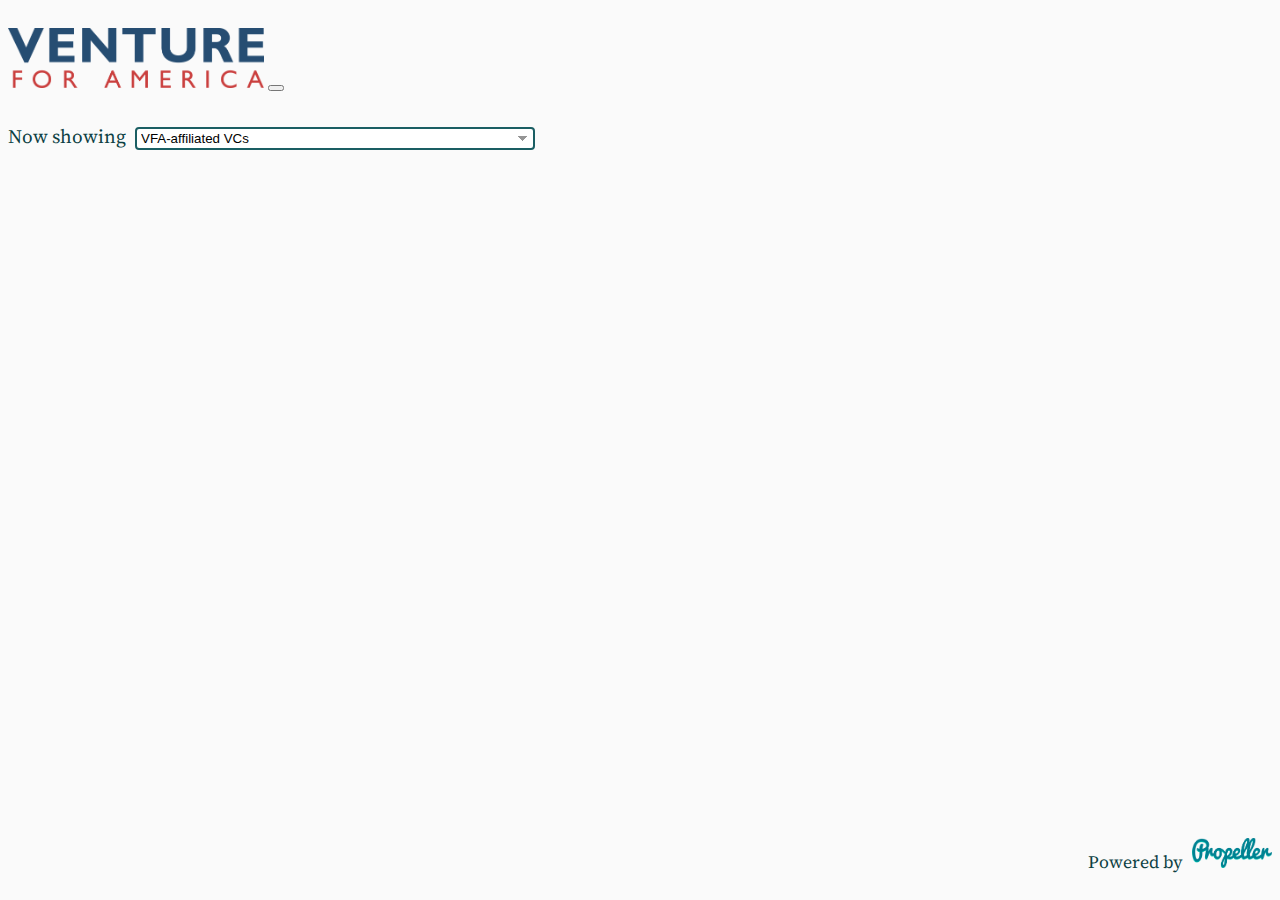
<file: db/vfa/index.html>
<!doctype html>

<html lang="en">
<head>
    <meta charset="utf-8">
    <meta name="viewport" content="width=device-width, initial-scale=1, shrink-to-fit=no">
    
    <link rel="icon" type="image/png" href="img/favicon.png">

    <title>Propeller: A curated database of early-stage startup investors.</title>

    <meta name="description" content="A curated database of early-stage startup investors">
    
    <meta name="google-site-verification" content="MfRAIlO0I0gZsSUb5qe_NaaAByVUmm5hAPf8bF_Xxhg" />

  
    <!-- Bootstrap -->
    <link rel="stylesheet" href="https://stackpath.bootstrapcdn.com/bootstrap/4.1.1/css/bootstrap.min.css" integrity="sha384-WskhaSGFgHYWDcbwN70/dfYBj47jz9qbsMId/iRN3ewGhXQFZCSftd1LZCfmhktB" crossorigin="anonymous">
    <script src="https://code.jquery.com/jquery-3.3.1.slim.min.js" integrity="sha384-q8i/X+965DzO0rT7abK41JStQIAqVgRVzpbzo5smXKp4YfRvH+8abtTE1Pi6jizo" crossorigin="anonymous"></script>
    <script src="https://cdnjs.cloudflare.com/ajax/libs/popper.js/1.14.3/umd/popper.min.js" integrity="sha384-ZMP7rVo3mIykV+2+9J3UJ46jBk0WLaUAdn689aCwoqbBJiSnjAK/l8WvCWPIPm49" crossorigin="anonymous"></script>
    <script src="https://stackpath.bootstrapcdn.com/bootstrap/4.1.1/js/bootstrap.min.js" integrity="sha384-smHYKdLADwkXOn1EmN1qk/HfnUcbVRZyYmZ4qpPea6sjB/pTJ0euyQp0Mk8ck+5T" crossorigin="anonymous"></script>
    
    <!-- Google fonts-->
    <link href="https://fonts.googleapis.com/css?family=Josefin+Sans|Source+Serif+Pro" rel="stylesheet">

    <link rel="stylesheet" href="propeller.css">

</head>

<body>
    <div class="container">
        <nav class="navbar navbar-expand-lg propeller-navbar">
            <a class="navbar-brand no-border-link" href="#"><img src="img/vfa.png" alt="Propeller" class="navbar-brand-image"></a>
            <button class="navbar-toggler" type="button" data-toggle="collapse" data-target="#navbarSupportedContent" aria-controls="navbarSupportedContent" aria-expanded="false" aria-label="Toggle navigation">
                <span class="navbar-toggler-icon"></span>
            </button>
    
            <div class="collapse navbar-collapse" id="navbarSupportedContent">
                <!--
                <ul class="navbar-nav mr-auto">
                    <li class="nav-item active">
                        <a class="nav-link" href="#">Home <span class="sr-only">(current)</span></a>
                    </li>
                </ul> -->
            </div><!--navbar-collapse-->
        </nav>
    </div><!--container-->
    
    <script type="text/javascript">
    $( document ).ready(function() {
        $(".prefill-search-select").change( function() {
            if ($(this).val() === "advanced-search") {
                window.location.href = "advanced-search";
                };
            $('.airtable-container').hide();
            $('.' + $(this).val()).show();
        });
    });
    </script>
    
    <div class="container prefill-search-container">
        <div class="row">
            <div class="col-sm-8">
                Now showing
                <select class="prefill-search-select">
                    <option selected value="pre-seed-vcs">VFA-affiliated VCs</option>
                    <option value="midwest-investors">VFA-affiliated angels</option>
                    <option value="liberal-arts-investors">Fellow-founded companies</option>
                    <option value="advanced-search">advanced search...</option>
                </select>
            </div><!--col-->
        </div><!--row-->
    </div><!--container-->
    
    <div class="container airtable-container pre-seed-vcs">
        <iframe class="airtable-embed" src="https://airtable.com/embed/shrV69PCYIs8zAJht?backgroundColor=green&viewControls=on" frameborder="0" width="100%" height="633"></iframe>
    </div><!--container pre-seed-vcs-->
    
    <div class="container airtable-container midwest-investors">
        <iframe class="airtable-embed" src="https://airtable.com/embed/shr3fJiyzHgxg9rtV?backgroundColor=green&viewControls=on" frameborder="0" width="100%" height="633"></iframe>
    </div><!--container midwest-investors-->
    
    <div class="container airtable-container liberal-arts-investors">
        <iframe class="airtable-embed" src="https://airtable.com/embed/shrkm3yBlk16zugUW?backgroundColor=red&viewControls=on" frameborder="0" width="100%" height="633"></iframe>
    </div><!--container midwest-investors-->
    

    <div class="container">
        <div class="row">
            <div class="col-sm-6"></div>
            <div class="col-sm-6">
                <p class="about-founders">Powered by <img src="img/logotype.png" class="footer-logo"></p>
            </div><!--col-->
        </div><!--row-->
    </div><!--container-->
    
</body>
</html>
</file>
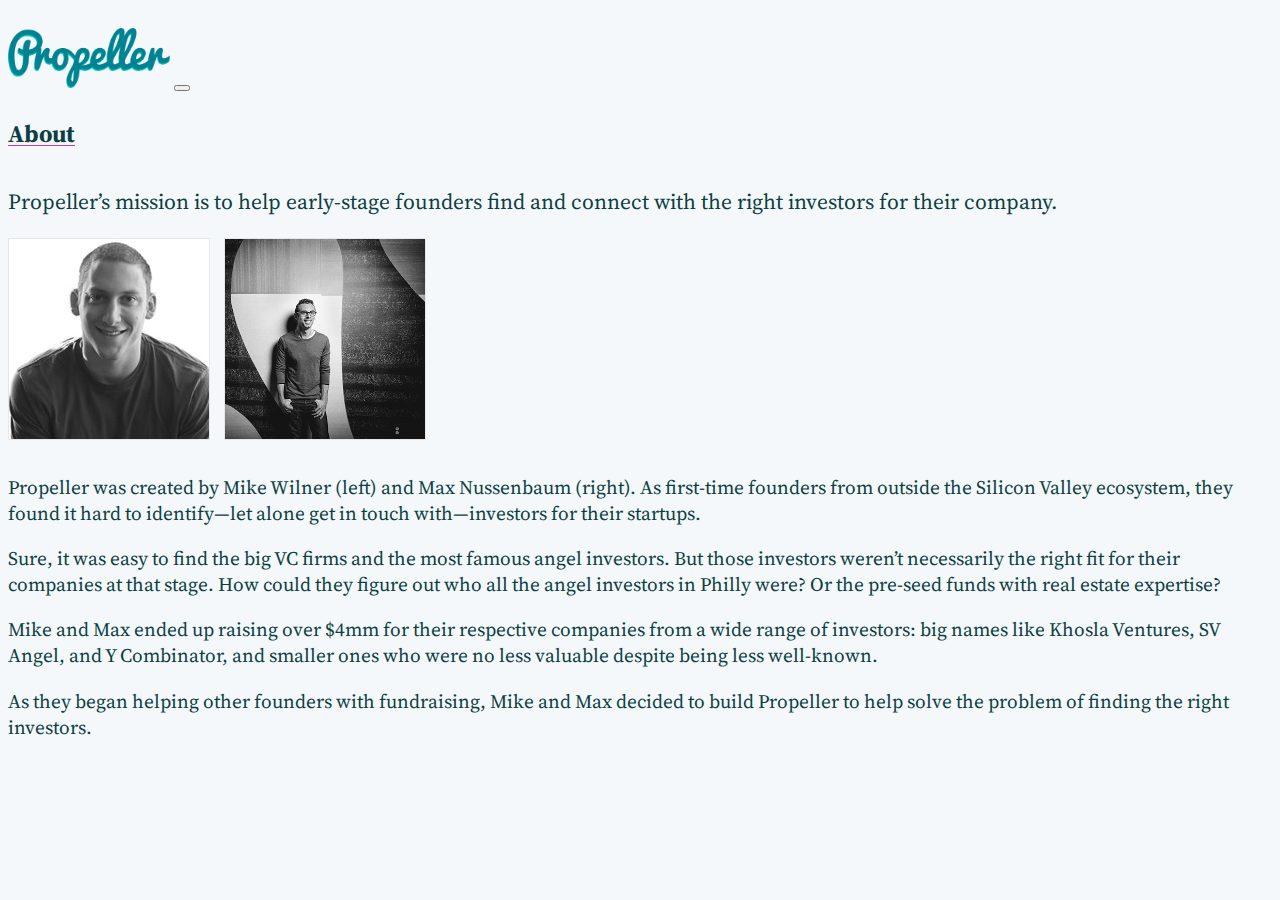
<file: db/app/about/index.html>
<!doctype html>

<html lang="en">
<head>

    <!-- Global site tag (gtag.js) - Google Analytics -->
    <script async src="https://www.googletagmanager.com/gtag/js?id=UA-124520720-1"></script>
    <script>
      window.dataLayer = window.dataLayer || [];
      function gtag(){dataLayer.push(arguments);}
      gtag('js', new Date());

      gtag('config', 'UA-124520720-1');
    </script>

    <meta charset="utf-8">
    <meta name="viewport" content="width=device-width, initial-scale=1, shrink-to-fit=no">
    
    <link rel="icon" type="image/png" href="../img/favicon.png">

    <title>About | Propeller: A curated database of early-stage startup investors.</title>

    <meta name="description" content="A curated database of early-stage startup investors">
  
    <!-- Bootstrap -->
    <link rel="stylesheet" href="https://stackpath.bootstrapcdn.com/bootstrap/4.1.1/css/bootstrap.min.css" integrity="sha384-WskhaSGFgHYWDcbwN70/dfYBj47jz9qbsMId/iRN3ewGhXQFZCSftd1LZCfmhktB" crossorigin="anonymous">
    <script src="https://code.jquery.com/jquery-3.3.1.slim.min.js" integrity="sha384-q8i/X+965DzO0rT7abK41JStQIAqVgRVzpbzo5smXKp4YfRvH+8abtTE1Pi6jizo" crossorigin="anonymous"></script>
    <script src="https://cdnjs.cloudflare.com/ajax/libs/popper.js/1.14.3/umd/popper.min.js" integrity="sha384-ZMP7rVo3mIykV+2+9J3UJ46jBk0WLaUAdn689aCwoqbBJiSnjAK/l8WvCWPIPm49" crossorigin="anonymous"></script>
    <script src="https://stackpath.bootstrapcdn.com/bootstrap/4.1.1/js/bootstrap.min.js" integrity="sha384-smHYKdLADwkXOn1EmN1qk/HfnUcbVRZyYmZ4qpPea6sjB/pTJ0euyQp0Mk8ck+5T" crossorigin="anonymous"></script>
    
    <!-- Google fonts-->
    <link href="https://fonts.googleapis.com/css?family=Source+Serif+Pro|Pacifico" rel="stylesheet">

    <link rel="stylesheet" href="../propeller.css">

</head>

<body>
    <div class="container">
        <nav class="navbar navbar-expand-lg propeller-navbar">
            <a class="navbar-brand no-border-link" href="/"><img src="../img/logotype.png" alt="Propeller" class="navbar-brand-image"></a>
            <button class="navbar-toggler" type="button" data-toggle="collapse" data-target="#navbarSupportedContent" aria-controls="navbarSupportedContent" aria-expanded="false" aria-label="Toggle navigation">
                <span class="navbar-toggler-icon"></span>
            </button>
    
            <div class="collapse navbar-collapse" id="navbarSupportedContent">
                <!--
                <ul class="navbar-nav mr-auto">
                    <li class="nav-item active">
                        <a class="nav-link" href="#">Home <span class="sr-only">(current)</span></a>
                    </li>
                </ul> -->
            </div><!--navbar-collapse-->
        </nav>
    </div><!--container-->
    
    <div class="container">
        <div class="row">
            <div class="col-md-8">
                <h2>About</h2>
                <p class="large">Propeller&rsquo;s mission is to help early-stage founders find and connect with the right investors for their company.</p>
            </div><!--col-->
        </div><!--row-->
        <div class="row">
             <div class="col-md-12">
                <img src="../img/mike.jpg" alt="Mike Wilner"     class="about-image">
                <img src="../img/max.jpg" alt="Max Nussenbaum" class="about-image">
            </div><!--col-->
        </div><!--row-->
        <div class="row">
            <div class="col-md-8">
                <p class="medium">Propeller was created by Mike Wilner (left) and Max Nussenbaum (right). As first-time founders from outside the Silicon Valley ecosystem, they found it hard to identify&mdash;let alone get in touch with&mdash;investors for their startups.</p>
                <p class="medium">Sure, it was easy to find the big VC firms and the most famous angel investors. But those investors weren&rsquo;t necessarily the right fit for their companies at that stage. How could they figure out who all the angel investors in Philly were? Or the pre-seed funds with real estate expertise?</p>
                <p class="medium">Mike and Max ended up raising over $4mm for their respective companies from a wide range of investors: big names like Khosla Ventures, SV Angel, and Y Combinator, and smaller ones who were no less valuable despite being less well-known.</p>
                <p class="medium">As they began helping other founders with fundraising, Mike and Max decided to build Propeller to help solve the problem of finding the right investors.</p>
            </div><!--col-->
        </div><!--row-->
    </div><!--container-->
    
</body>
</html>
</file>
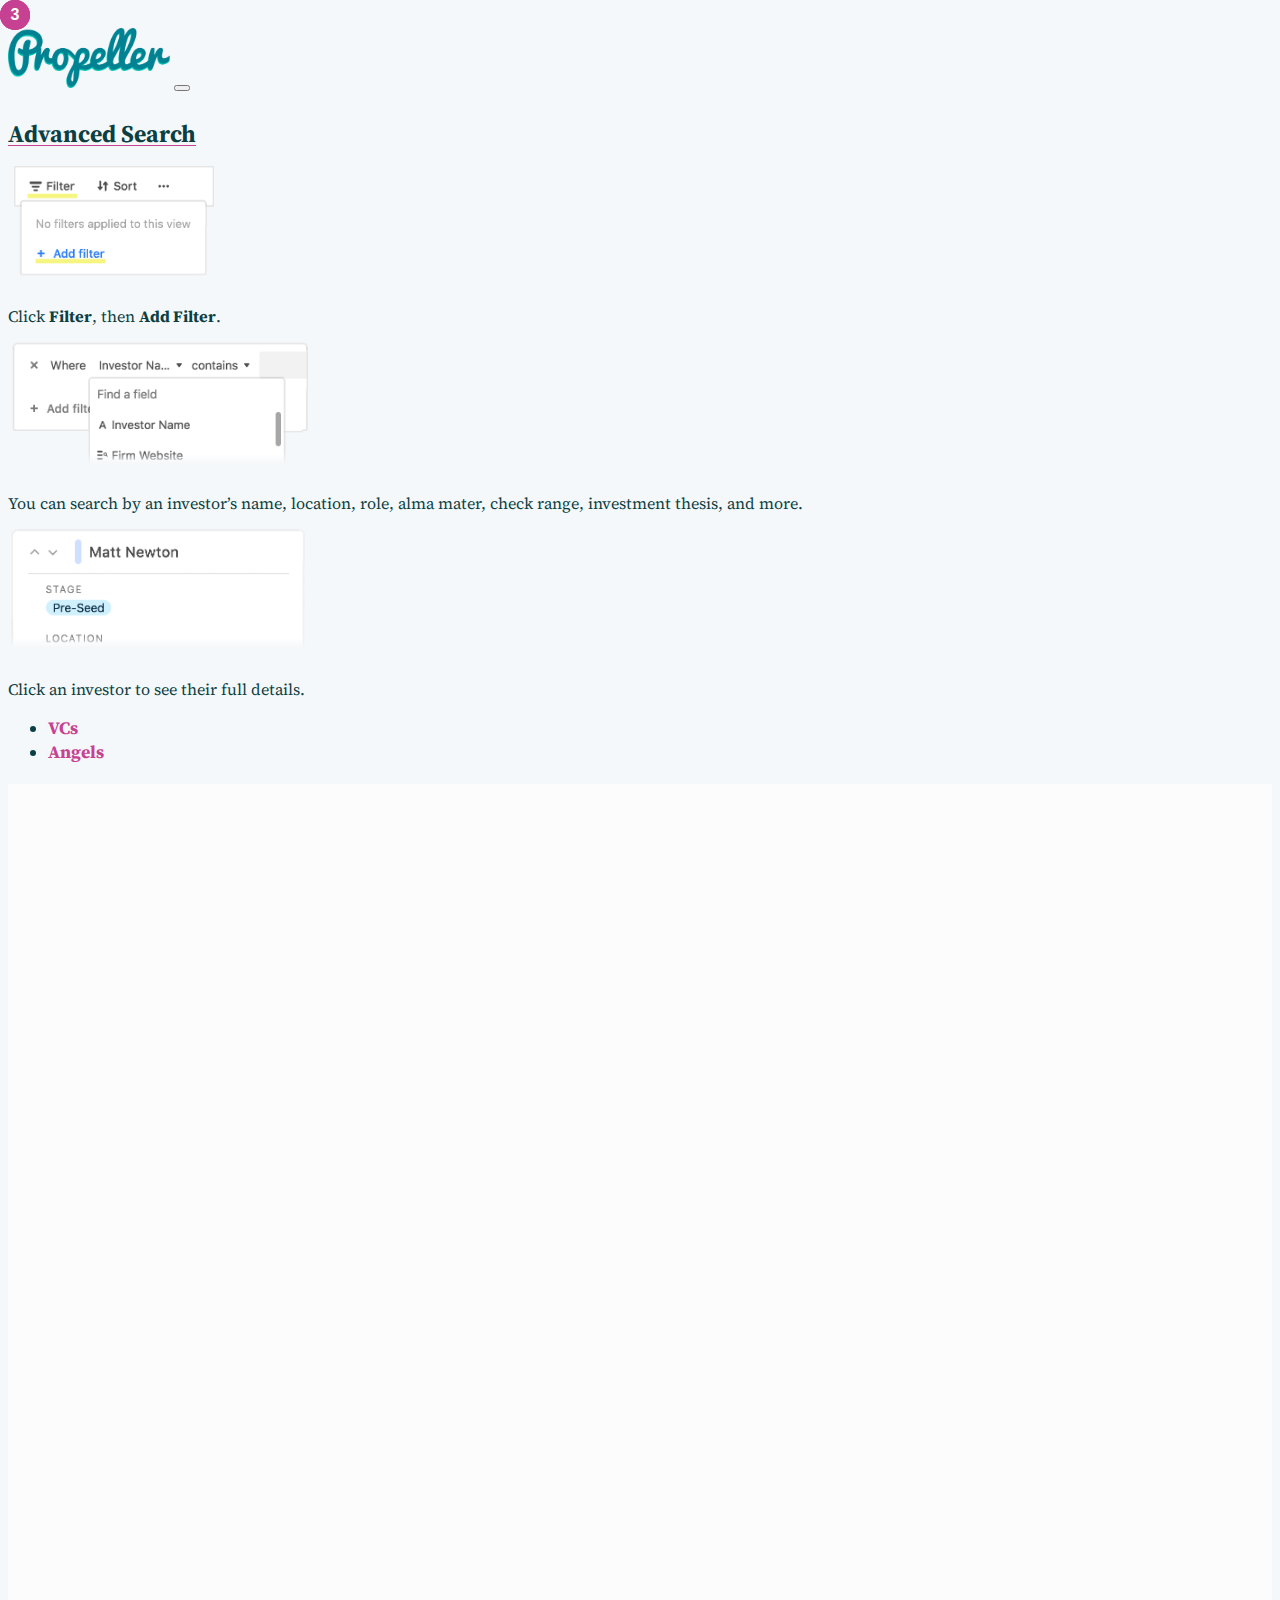
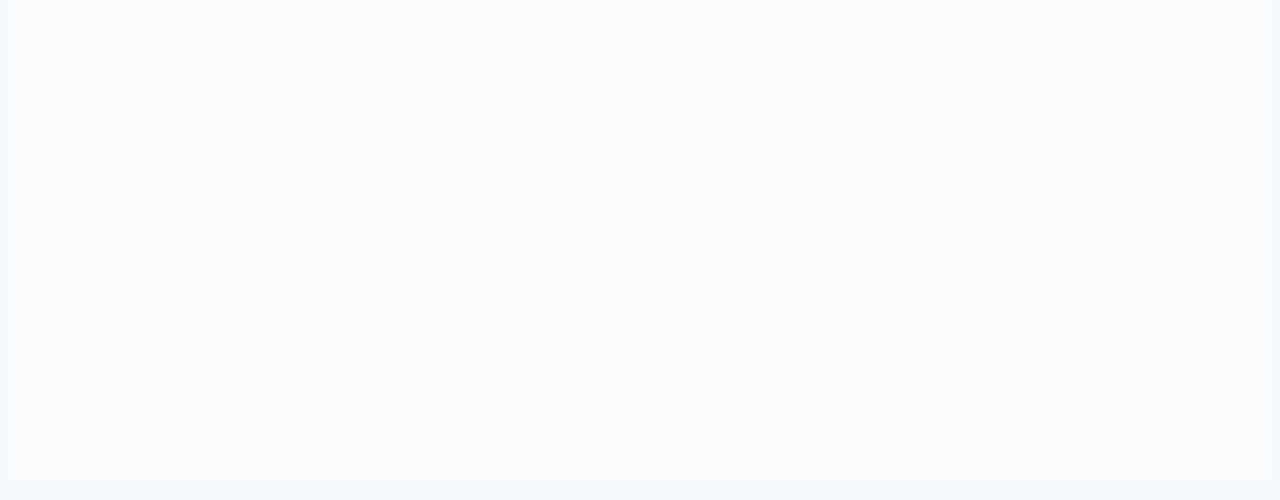
<file: db/app/advanced-search/index.html>
<!doctype html>

<html lang="en">
<head>

    <!-- Global site tag (gtag.js) - Google Analytics -->
    <script async src="https://www.googletagmanager.com/gtag/js?id=UA-124520720-1"></script>
    <script>
      window.dataLayer = window.dataLayer || [];
      function gtag(){dataLayer.push(arguments);}
      gtag('js', new Date());

      gtag('config', 'UA-124520720-1');
    </script>

    <meta charset="utf-8">
    <meta name="viewport" content="width=device-width, initial-scale=1, shrink-to-fit=no">
    
    <link rel="icon" type="image/png" href="../img/favicon.png">

    <title>Advanced Search | PropellerDB: A curated database of early-stage startup investors.</title>

    <meta name="description" content="A curated database of early-stage startup investors">
  
    <!-- Bootstrap -->
    <link rel="stylesheet" href="https://stackpath.bootstrapcdn.com/bootstrap/4.1.1/css/bootstrap.min.css" integrity="sha384-WskhaSGFgHYWDcbwN70/dfYBj47jz9qbsMId/iRN3ewGhXQFZCSftd1LZCfmhktB" crossorigin="anonymous">
    <script src="https://code.jquery.com/jquery-3.3.1.slim.min.js" integrity="sha384-q8i/X+965DzO0rT7abK41JStQIAqVgRVzpbzo5smXKp4YfRvH+8abtTE1Pi6jizo" crossorigin="anonymous"></script>
    <script src="https://cdnjs.cloudflare.com/ajax/libs/popper.js/1.14.3/umd/popper.min.js" integrity="sha384-ZMP7rVo3mIykV+2+9J3UJ46jBk0WLaUAdn689aCwoqbBJiSnjAK/l8WvCWPIPm49" crossorigin="anonymous"></script>
    <script src="https://stackpath.bootstrapcdn.com/bootstrap/4.1.1/js/bootstrap.min.js" integrity="sha384-smHYKdLADwkXOn1EmN1qk/HfnUcbVRZyYmZ4qpPea6sjB/pTJ0euyQp0Mk8ck+5T" crossorigin="anonymous"></script>
    
    <!-- Google fonts-->
    <link href="https://fonts.googleapis.com/css?family=Source+Serif+Pro" rel="stylesheet">

    <link rel="stylesheet" href="../propeller.css">

</head>

<body>
    <div class="container">
        <nav class="navbar navbar-expand-lg propeller-navbar">
            <a class="navbar-brand no-border-link" href="/"><img src="../img/logotype.png" alt="Propeller" class="navbar-brand-image"></a>
            <button class="navbar-toggler" type="button" data-toggle="collapse" data-target="#navbarSupportedContent" aria-controls="navbarSupportedContent" aria-expanded="false" aria-label="Toggle navigation">
                <span class="navbar-toggler-icon"></span>
            </button>
    
            <div class="collapse navbar-collapse" id="navbarSupportedContent">
                <!--
                <ul class="navbar-nav mr-auto">
                    <li class="nav-item active">
                        <a class="nav-link" href="#">Home <span class="sr-only">(current)</span></a>
                    </li>
                </ul> -->
            </div><!--navbar-collapse-->
        </nav>
    </div><!--container-->
    
    <div class="container">
        <div class="row">
            <h2>Advanced Search</h2>
        </div><!--row-->
        <div class="row mobile-hide">
            <div class="col-md-3">
                <div class="instructions-number">1</div>
                <img src="../img/search-instructions-1.png" class="search-instructions-1">
                <p>Click <strong>Filter</strong>, then <strong>Add Filter</strong>.</p>
            </div><!--col-->
            <div class="col-md-5">
                <div class="instructions-number">2</div>
                <img src="../img/search-instructions-2.png" class="search-instructions-2">
                <p>You can search by an investor&rsquo;s name, location, role, alma mater, check range, investment thesis, and more.</p>
            </div><!--col-->
            <div class="col-md-4">
                <div class="instructions-number">3</div>
                <img src="../img/search-instructions-3.png" class="search-instructions-3">
                <p>Click an investor to see their full details.</p>
            </div><!--col-->
        </div><!--row mobile-hide-->
        <div class="row mobile-show">
            <p>We&rsquo;re sorry, but advanced search doesn&rsquo;t work on mobile right now. Please visit this page from a non-mobile device to access advanced search.</p>
            <p><a href="../">&larr; back home</a></p>
        </div><!--row mobile-show-->
    </div><!--container-->
    
    <div class="container mobile-hide">
        <div class="row">
            <ul class="nav nav-tabs">
                <li class="nav-item">
                    <a class="nav-link active" data-toggle="tab" href="#vcs" role="tab">VCs</a>
                </li>
                <li class="nav-item">
                    <a class="nav-link" data-toggle="tab" href="#angels" role="tab">Angels</a>
                </li>
            </ul>
        </div><!--row-->
    </div><!--container-->
    
    <div class="tab-content card investor-card mobile-hide">
        <div class="tab-pane fade in show active" id="vcs" role="tabpanel">

            <div class="container airtable-container">
                <iframe class="airtable-embed" src="https://airtable.com/embed/shrQLSYPEcn28ptjX?backgroundColor=green&viewControls=on" frameborder="0" width="100%" height="633"></iframe>
            </div><!--container-->

        </div><!--vcs-->
        <div class="tab-pane fade" id="angels" role="tabpanel">
            
            <div class="container airtable-container">
                <iframe class="airtable-embed" src="https://airtable.com/embed/shrQnRfrnXmR9vxqi?backgroundColor=green&viewControls=on" frameborder="0" width="100%" height="633"></iframe>
            </div><!--container-->
 
        </div><!--angels-->
    </div><!--tab-->
    
</body>
</html>
</file>
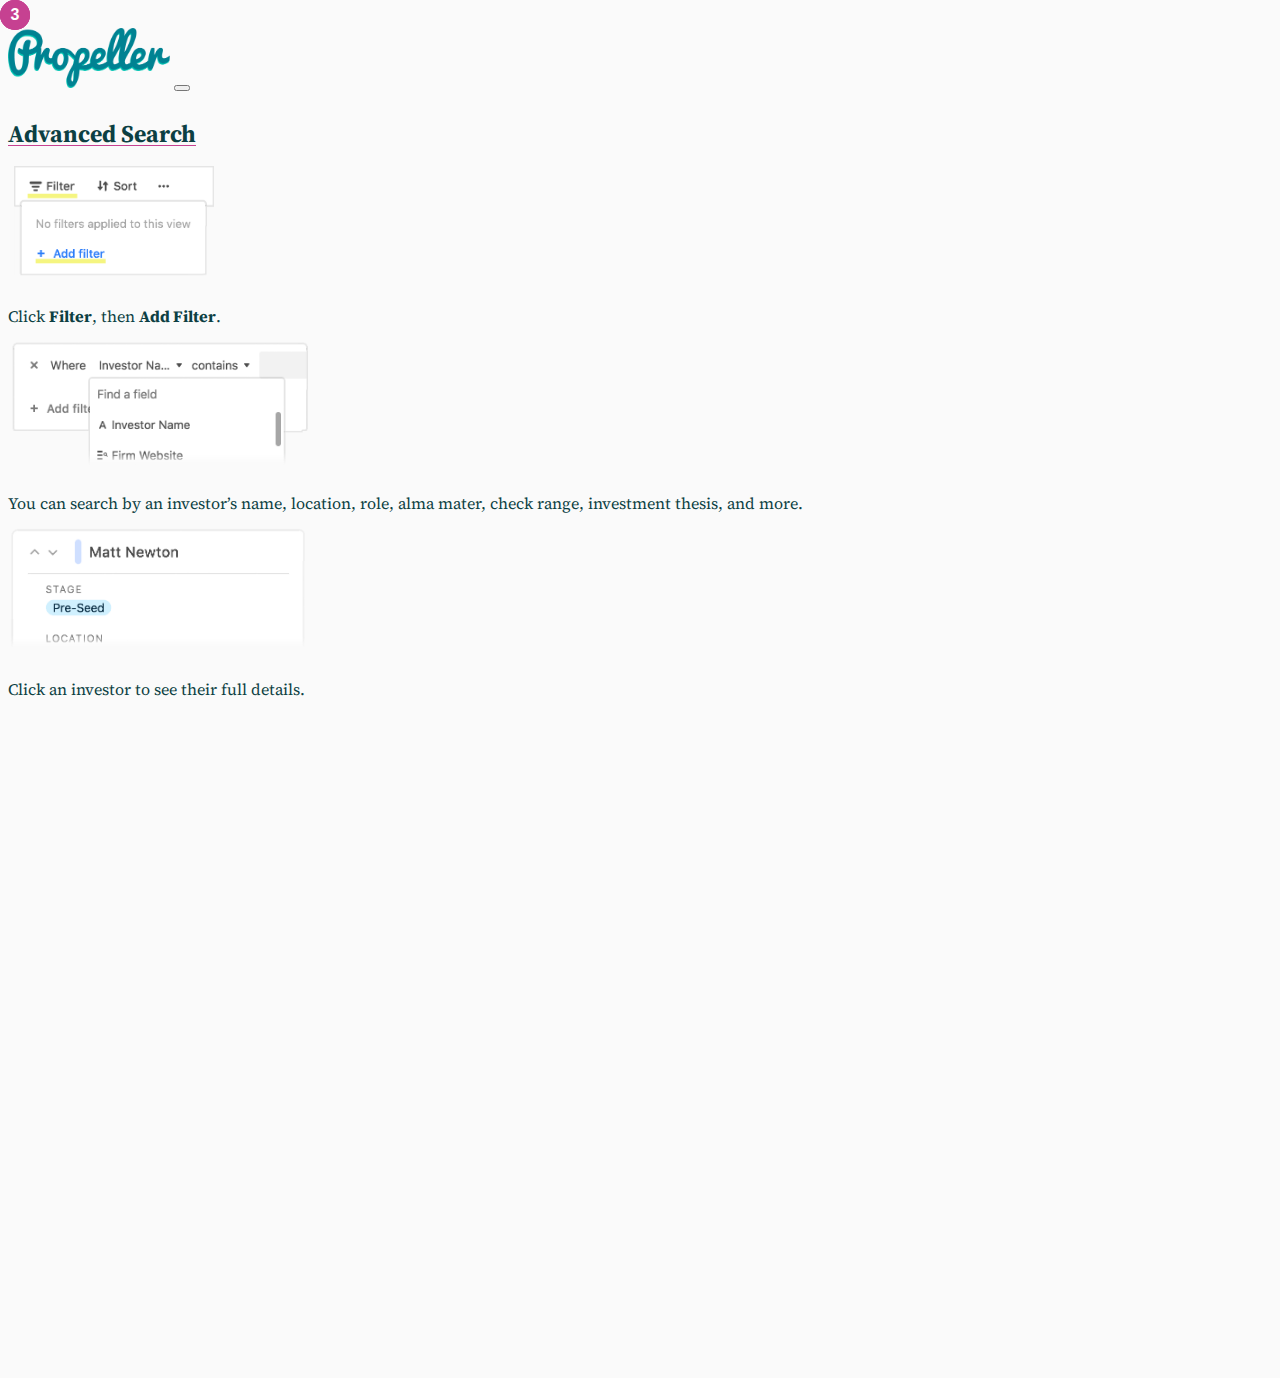
<file: db/vfa/advanced-search/index.html>
<!doctype html>

<html lang="en">
<head>
    <meta charset="utf-8">
    <meta name="viewport" content="width=device-width, initial-scale=1, shrink-to-fit=no">
    
    <link rel="icon" type="image/png" href="../img/favicon.png">

    <title>Advanced Search | Propeller: A curated database of early-stage startup investors.</title>

    <meta name="description" content="A curated database of early-stage startup investors">
  
    <!-- Bootstrap -->
    <link rel="stylesheet" href="https://stackpath.bootstrapcdn.com/bootstrap/4.1.1/css/bootstrap.min.css" integrity="sha384-WskhaSGFgHYWDcbwN70/dfYBj47jz9qbsMId/iRN3ewGhXQFZCSftd1LZCfmhktB" crossorigin="anonymous">
    <script src="https://code.jquery.com/jquery-3.3.1.slim.min.js" integrity="sha384-q8i/X+965DzO0rT7abK41JStQIAqVgRVzpbzo5smXKp4YfRvH+8abtTE1Pi6jizo" crossorigin="anonymous"></script>
    <script src="https://cdnjs.cloudflare.com/ajax/libs/popper.js/1.14.3/umd/popper.min.js" integrity="sha384-ZMP7rVo3mIykV+2+9J3UJ46jBk0WLaUAdn689aCwoqbBJiSnjAK/l8WvCWPIPm49" crossorigin="anonymous"></script>
    <script src="https://stackpath.bootstrapcdn.com/bootstrap/4.1.1/js/bootstrap.min.js" integrity="sha384-smHYKdLADwkXOn1EmN1qk/HfnUcbVRZyYmZ4qpPea6sjB/pTJ0euyQp0Mk8ck+5T" crossorigin="anonymous"></script>
    
    <!-- Google fonts-->
    <link href="https://fonts.googleapis.com/css?family=Source+Serif+Pro" rel="stylesheet">

    <link rel="stylesheet" href="../propeller.css">

</head>

<body>
    <div class="container">
        <nav class="navbar navbar-expand-lg propeller-navbar">
            <a class="navbar-brand no-border-link" href="/"><img src="../img/logotype.png" alt="Propeller" class="navbar-brand-image"></a>
            <button class="navbar-toggler" type="button" data-toggle="collapse" data-target="#navbarSupportedContent" aria-controls="navbarSupportedContent" aria-expanded="false" aria-label="Toggle navigation">
                <span class="navbar-toggler-icon"></span>
            </button>
    
            <div class="collapse navbar-collapse" id="navbarSupportedContent">
                <!--
                <ul class="navbar-nav mr-auto">
                    <li class="nav-item active">
                        <a class="nav-link" href="#">Home <span class="sr-only">(current)</span></a>
                    </li>
                </ul> -->
            </div><!--navbar-collapse-->
        </nav>
    </div><!--container-->
    
    <div class="container">
        <div class="row">
            <h2>Advanced Search</h2>
        </div><!--row-->
        <div class="row mobile-hide">
            <div class="col-md-3">
                <div class="instructions-number">1</div>
                <img src="../img/search-instructions-1.png" class="search-instructions-1">
                <p>Click <strong>Filter</strong>, then <strong>Add Filter</strong>.</p>
            </div><!--col-->
            <div class="col-md-5">
                <div class="instructions-number">2</div>
                <img src="../img/search-instructions-2.png" class="search-instructions-2">
                <p>You can search by an investor&rsquo;s name, location, role, alma mater, check range, investment thesis, and more.</p>
            </div><!--col-->
            <div class="col-md-4">
                <div class="instructions-number">3</div>
                <img src="../img/search-instructions-3.png" class="search-instructions-3">
                <p>Click an investor to see their full details.</p>
            </div><!--col-->
        </div><!--row mobile-hide-->
        <div class="row mobile-show">
            <p>We&rsquo;re sorry, but advanced search doesn&rsquo;t work on mobile right now. Please visit this page from a non-mobile device to access advanced search.</p>
            <p><a href="../">&larr; back home</a></p>
        </div><!--row mobile-show-->
    </div><!--container-->
    
    <div class="container airtable-container mobile-hide">
        <iframe class="airtable-embed" src="https://airtable.com/embed/shrQLSYPEcn28ptjX?backgroundColor=green&viewControls=on" frameborder="0" width="100%" height="633"></iframe>
    </div><!--container-->
    
</body>
</html>
</file>
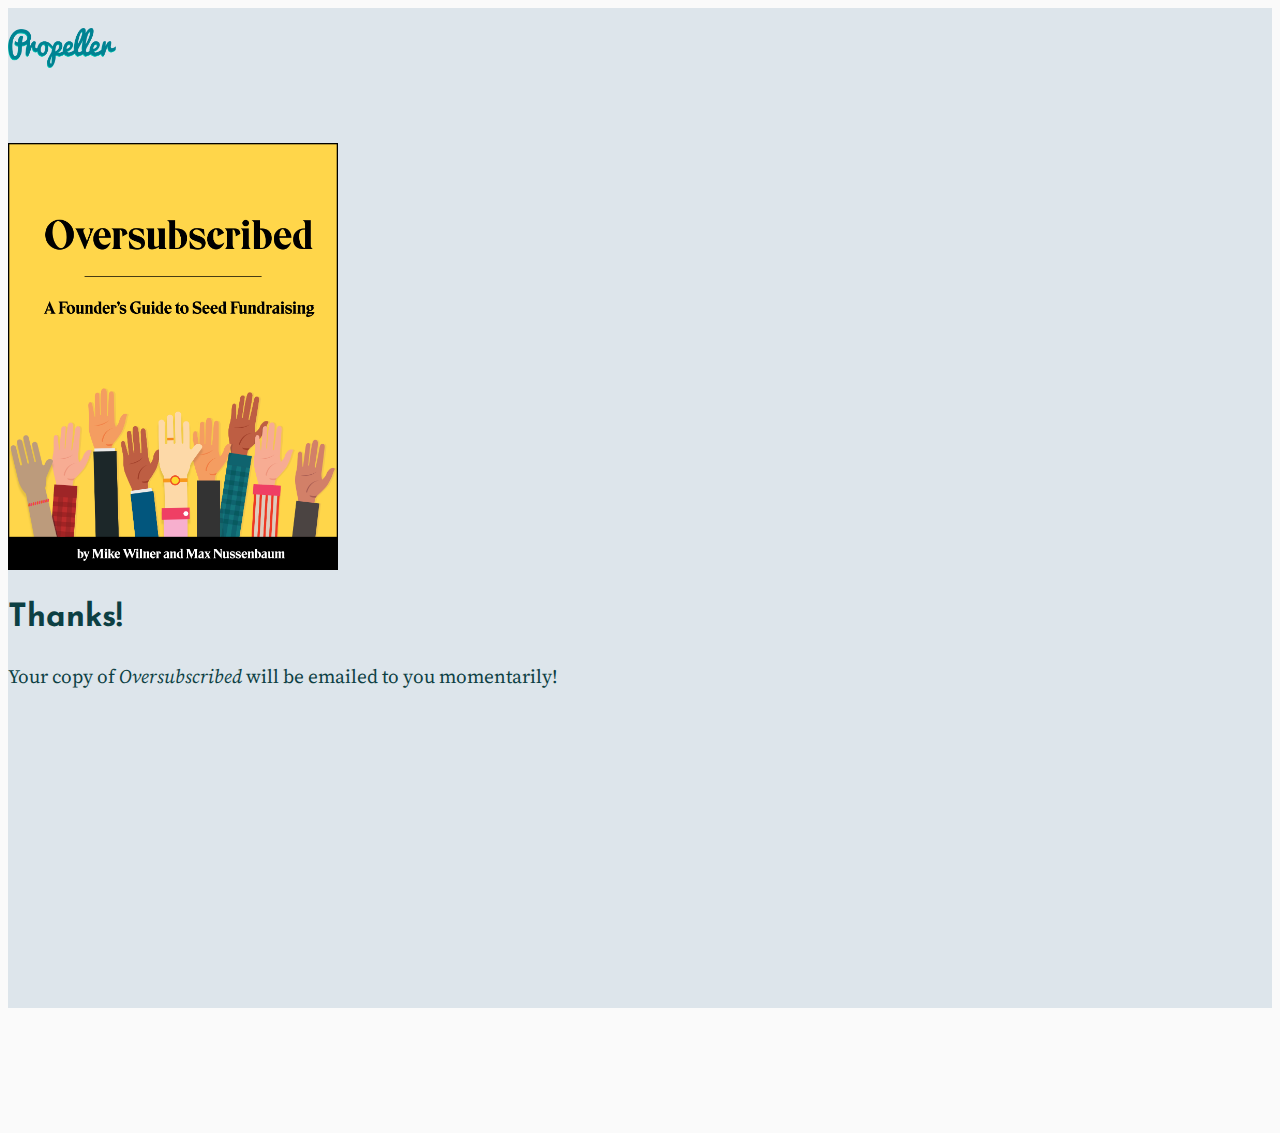
<file: oversubscribed/thanks.html>
<!doctype html>

<html lang="en">
<head>

    <!-- Global site tag (gtag.js) - Google Analytics -->
    <script async src="https://www.googletagmanager.com/gtag/js?id=UA-124520720-1"></script>
    <script>
      window.dataLayer = window.dataLayer || [];
      function gtag(){dataLayer.push(arguments);}
      gtag('js', new Date());

      gtag('config', 'UA-124520720-1');
    </script>

    <meta charset="utf-8">
    <meta name="viewport" content="width=device-width, initial-scale=1, shrink-to-fit=no">
    
    <link rel="icon" type="image/png" href="../img/favicon.png">

    <title>Oversubscribed: A Founder&rsquo;s Guide to Seed Fundraising | Propeller: A curated database of early-stage startup investors.</title>

    <meta name="description" content="A curated database of early-stage startup investors">
    
  
    <!-- Bootstrap -->
    <link rel="stylesheet" href="https://stackpath.bootstrapcdn.com/bootstrap/4.1.1/css/bootstrap.min.css" integrity="sha384-WskhaSGFgHYWDcbwN70/dfYBj47jz9qbsMId/iRN3ewGhXQFZCSftd1LZCfmhktB" crossorigin="anonymous">
    <script src="https://code.jquery.com/jquery-3.3.1.slim.min.js" integrity="sha384-q8i/X+965DzO0rT7abK41JStQIAqVgRVzpbzo5smXKp4YfRvH+8abtTE1Pi6jizo" crossorigin="anonymous"></script>
    <script src="https://cdnjs.cloudflare.com/ajax/libs/popper.js/1.14.3/umd/popper.min.js" integrity="sha384-ZMP7rVo3mIykV+2+9J3UJ46jBk0WLaUAdn689aCwoqbBJiSnjAK/l8WvCWPIPm49" crossorigin="anonymous"></script>
    <script src="https://stackpath.bootstrapcdn.com/bootstrap/4.1.1/js/bootstrap.min.js" integrity="sha384-smHYKdLADwkXOn1EmN1qk/HfnUcbVRZyYmZ4qpPea6sjB/pTJ0euyQp0Mk8ck+5T" crossorigin="anonymous"></script>
    
    <!-- Google fonts-->
    <link href="https://fonts.googleapis.com/css?family=Josefin+Sans|Source+Serif+Pro" rel="stylesheet">
    
    <!-- MailChimp -->
    <link href="//cdn-images.mailchimp.com/embedcode/classic-10_7.css" rel="stylesheet" type="text/css">

    <link rel="stylesheet" href="../styles.css">
    
</head>

<body>

    <div class="container-bg oversubscribed-bg thanks-bg">
        <div class="container">
            <nav class="navbar navbar-expand-lg propeller-navbar white-nav navbar-dark">
                <a class="navbar-brand no-border-link navbar-brand-centered" href="#"><img src="../img/logotype.png" alt="Propeller" class="navbar-brand-image navbar-brand-image-small"></a>
            </nav>
        </div><!--container-->
    
        <div class="container oversubscribed-section thanks-section">
            <div class="row">
                <div class="col-md-1"></div>
                <div class="col-md-4">
                    <img src="../db/img/oversubscribed.png" alt="Oversubscribed cover" class="oversubscribed-cover">
                </div>
                <div class="col-md-6">
                    <h1>Thanks!</h1>
                    <p class="medium">Your copy of <em>Oversubscribed</em> will be emailed to you momentarily!</p>
                    
                </div>
                <div class="col-md-1"></div>
            </div><!--row-->
        </div><!--container-->
    <!--bg-->
    
</body>
</html>
</file>
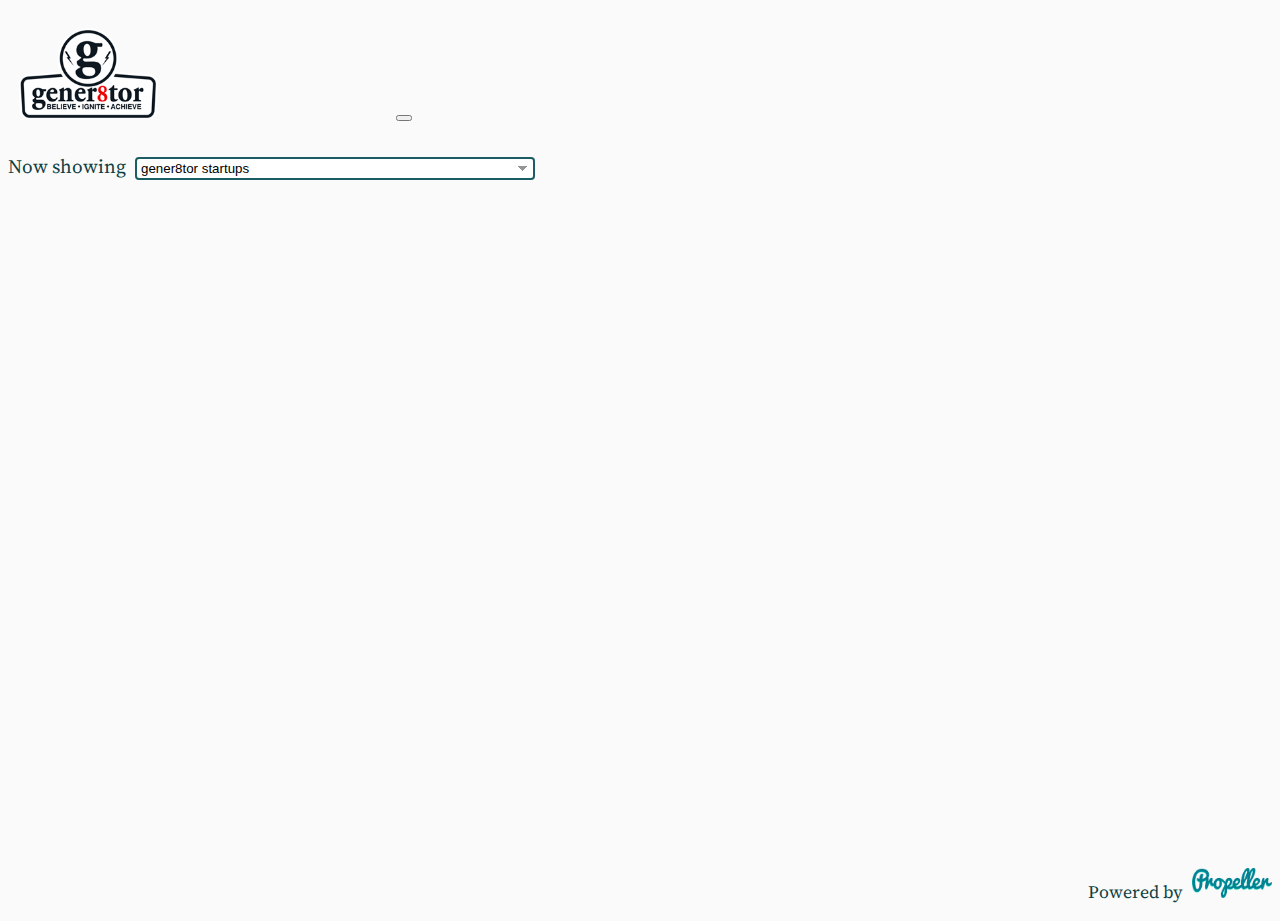
<file: db/gener8tor/startups.html>
<!doctype html>

<html lang="en">
<head>
    <meta charset="utf-8">
    <meta name="viewport" content="width=device-width, initial-scale=1, shrink-to-fit=no">
    
    <link rel="icon" type="image/png" href="img/favicon.png">

    <title>Propeller: A curated database of early-stage startup investors.</title>

    <meta name="description" content="A curated database of early-stage startup investors">
    
    <meta name="google-site-verification" content="MfRAIlO0I0gZsSUb5qe_NaaAByVUmm5hAPf8bF_Xxhg" />

  
    <!-- Bootstrap -->
    <link rel="stylesheet" href="https://stackpath.bootstrapcdn.com/bootstrap/4.1.1/css/bootstrap.min.css" integrity="sha384-WskhaSGFgHYWDcbwN70/dfYBj47jz9qbsMId/iRN3ewGhXQFZCSftd1LZCfmhktB" crossorigin="anonymous">
    <script src="https://code.jquery.com/jquery-3.3.1.slim.min.js" integrity="sha384-q8i/X+965DzO0rT7abK41JStQIAqVgRVzpbzo5smXKp4YfRvH+8abtTE1Pi6jizo" crossorigin="anonymous"></script>
    <script src="https://cdnjs.cloudflare.com/ajax/libs/popper.js/1.14.3/umd/popper.min.js" integrity="sha384-ZMP7rVo3mIykV+2+9J3UJ46jBk0WLaUAdn689aCwoqbBJiSnjAK/l8WvCWPIPm49" crossorigin="anonymous"></script>
    <script src="https://stackpath.bootstrapcdn.com/bootstrap/4.1.1/js/bootstrap.min.js" integrity="sha384-smHYKdLADwkXOn1EmN1qk/HfnUcbVRZyYmZ4qpPea6sjB/pTJ0euyQp0Mk8ck+5T" crossorigin="anonymous"></script>
    
    <!-- Google fonts-->
    <link href="https://fonts.googleapis.com/css?family=Josefin+Sans|Source+Serif+Pro" rel="stylesheet">

    <link rel="stylesheet" href="propeller.css">

</head>

<body>
    <div class="container">
        <nav class="navbar navbar-expand-lg propeller-navbar">
            <a class="navbar-brand no-border-link" href="#"><img src="img/vfa.png" alt="Propeller" class="navbar-brand-image"></a>
            <button class="navbar-toggler" type="button" data-toggle="collapse" data-target="#navbarSupportedContent" aria-controls="navbarSupportedContent" aria-expanded="false" aria-label="Toggle navigation">
                <span class="navbar-toggler-icon"></span>
            </button>
    
            <div class="collapse navbar-collapse" id="navbarSupportedContent">
                <!--
                <ul class="navbar-nav mr-auto">
                    <li class="nav-item active">
                        <a class="nav-link" href="#">Home <span class="sr-only">(current)</span></a>
                    </li>
                </ul> -->
            </div><!--navbar-collapse-->
        </nav>
    </div><!--container-->
    
    <script type="text/javascript">
    $( document ).ready(function() {
        $(".prefill-search-select").change( function() {
            if ($(this).val() === "advanced-search") {
                window.location.href = "advanced-search";
                };
            $('.airtable-container').hide();
            $('.' + $(this).val()).show();
        });
    });
    </script>
    
    <div class="container prefill-search-container">
        <div class="row">
            <div class="col-sm-8">
                Now showing
                <select class="prefill-search-select">
                    <option value="pre-seed-vcs">gener8tor-affiliated VCs</option>
                    <option selected value="liberal-arts-investors">gener8tor startups</option>
                    <option value="advanced-search">advanced search...</option>
                </select>
            </div><!--col-->
        </div><!--row-->
    </div><!--container-->
    
    <div class="container airtable-container pre-seed-vcs" style="display: none;">
        <iframe class="airtable-embed" src="https://airtable.com/embed/shrV69PCYIs8zAJht?backgroundColor=green&viewControls=on" frameborder="0" width="100%" height="633"></iframe>
    </div><!--container pre-seed-vcs-->
        
    <div class="container airtable-container liberal-arts-investors" style="display: block;">
        <iframe class="airtable-embed" src="https://airtable.com/embed/shrq9mJB5Z6YJ4Eyp?backgroundColor=red&viewControls=on" frameborder="0" width="100%" height="633"></iframe>
    </div><!--container midwest-investors-->
    

    <div class="container">
        <div class="row">
            <div class="col-sm-6"></div>
            <div class="col-sm-6">
                <p class="about-founders">Powered by <img src="img/logotype.png" class="footer-logo"></p>
            </div><!--col-->
        </div><!--row-->
    </div><!--container-->
    
</body>
</html>
</file>
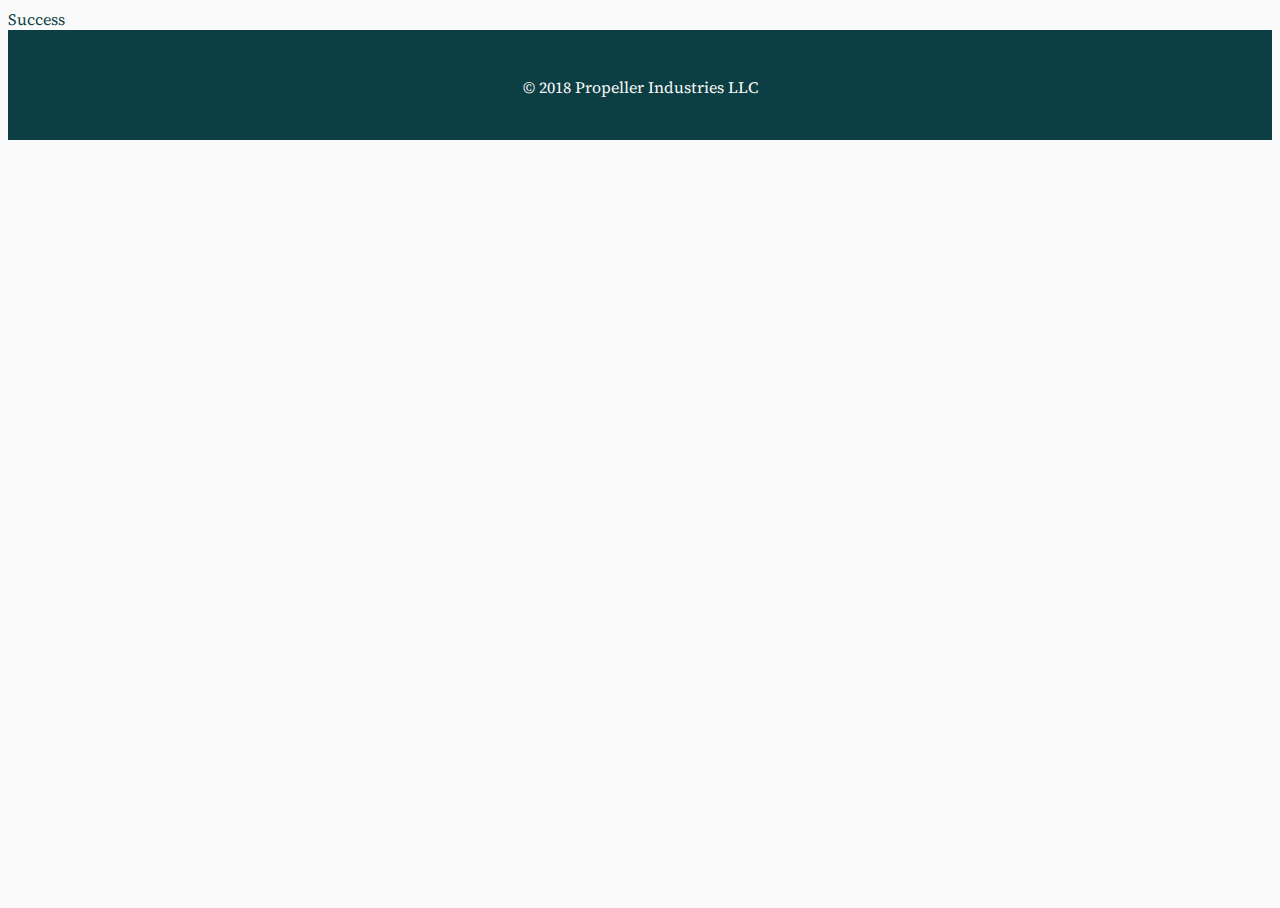
<file: db/signup/success.html>
<!doctype html>

<html lang="en">
<head>

    <!-- Global site tag (gtag.js) - Google Analytics -->
    <script async src="https://www.googletagmanager.com/gtag/js?id=UA-124520720-1"></script>
    <script>
      window.dataLayer = window.dataLayer || [];
      function gtag(){dataLayer.push(arguments);}
      gtag('js', new Date());

      gtag('config', 'UA-124520720-1');
    </script>

    <meta charset="utf-8">
    <meta name="viewport" content="width=device-width, initial-scale=1, shrink-to-fit=no">
    
    <link rel="icon" type="image/png" href="img/favicon.png">

    <title>Sign Up | Propeller: A curated database of early-stage startup investors.</title>

    <meta name="description" content="A curated database of early-stage startup investors">
    
  
    <!-- Bootstrap -->
    <link rel="stylesheet" href="https://stackpath.bootstrapcdn.com/bootstrap/4.1.1/css/bootstrap.min.css" integrity="sha384-WskhaSGFgHYWDcbwN70/dfYBj47jz9qbsMId/iRN3ewGhXQFZCSftd1LZCfmhktB" crossorigin="anonymous">
    <script src="https://code.jquery.com/jquery-3.3.1.slim.min.js" integrity="sha384-q8i/X+965DzO0rT7abK41JStQIAqVgRVzpbzo5smXKp4YfRvH+8abtTE1Pi6jizo" crossorigin="anonymous"></script>
    <script src="https://cdnjs.cloudflare.com/ajax/libs/popper.js/1.14.3/umd/popper.min.js" integrity="sha384-ZMP7rVo3mIykV+2+9J3UJ46jBk0WLaUAdn689aCwoqbBJiSnjAK/l8WvCWPIPm49" crossorigin="anonymous"></script>
    <script src="https://stackpath.bootstrapcdn.com/bootstrap/4.1.1/js/bootstrap.min.js" integrity="sha384-smHYKdLADwkXOn1EmN1qk/HfnUcbVRZyYmZ4qpPea6sjB/pTJ0euyQp0Mk8ck+5T" crossorigin="anonymous"></script>
    
    <!-- Google fonts-->
    <link href="https://fonts.googleapis.com/css?family=Josefin+Sans|Source+Serif+Pro" rel="stylesheet">
    
    <!-- Font Awesome -->
    <link rel="stylesheet" href="https://use.fontawesome.com/releases/v5.2.0/css/all.css" integrity="sha384-hWVjflwFxL6sNzntih27bfxkr27PmbbK/iSvJ+a4+0owXq79v+lsFkW54bOGbiDQ" crossorigin="anonymous">

    <link rel="stylesheet" href="../styles.css">
    
</head>

<body>

    Success

    <footer>
        <div class="container">
            <div class="row">
                <div class="col-sm-12">
                    <p>&copy; 2018 Propeller Industries LLC</p>
                </div><!--col-->
            </div><!--row-->
        </div><!--container-->
    </footer>
    
    
</body>
</html>
</file>
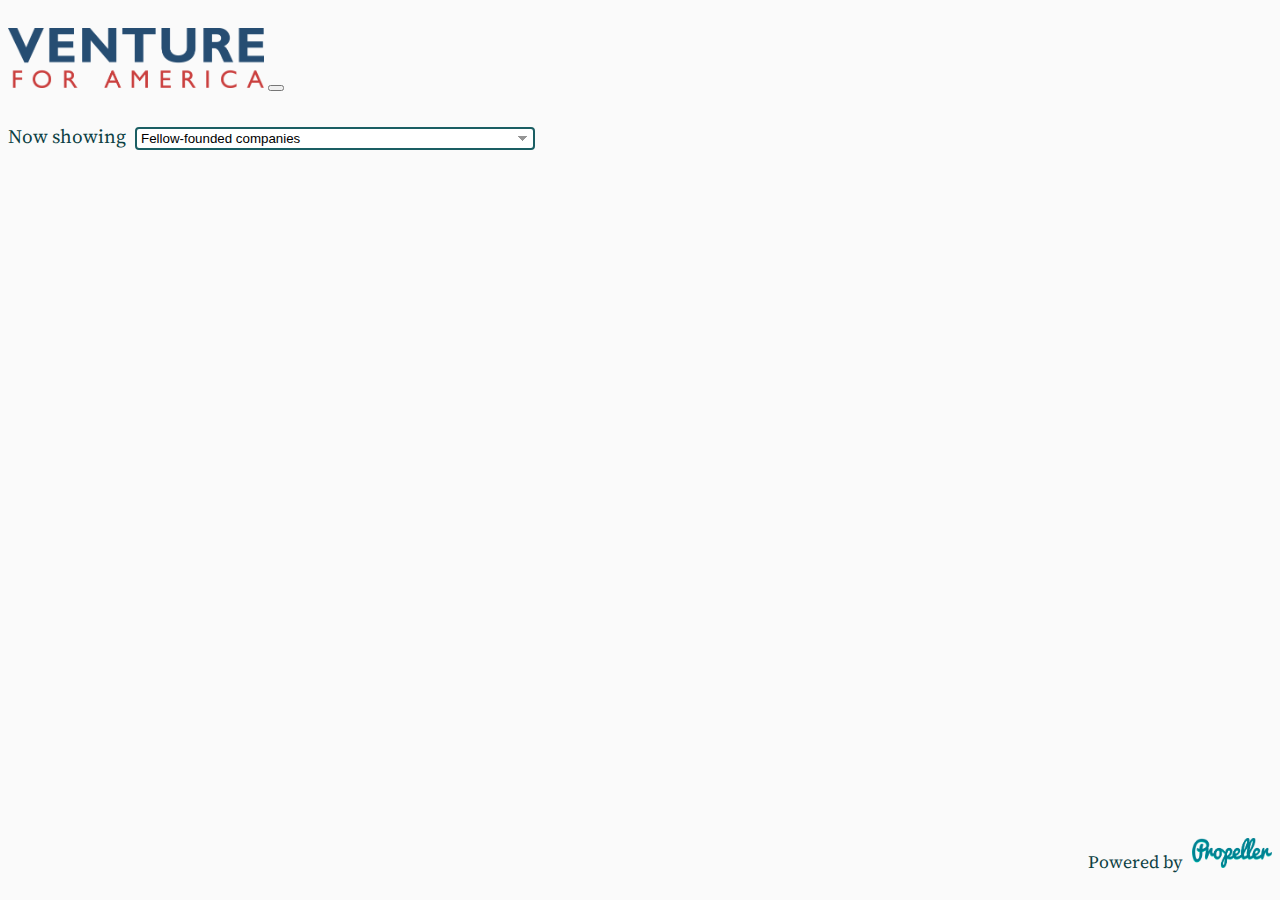
<file: db/vfa/fellow-founded.html>
<!doctype html>

<html lang="en">
<head>
    <meta charset="utf-8">
    <meta name="viewport" content="width=device-width, initial-scale=1, shrink-to-fit=no">
    
    <link rel="icon" type="image/png" href="img/favicon.png">

    <title>Propeller: A curated database of early-stage startup investors.</title>

    <meta name="description" content="A curated database of early-stage startup investors">
    
    <meta name="google-site-verification" content="MfRAIlO0I0gZsSUb5qe_NaaAByVUmm5hAPf8bF_Xxhg" />

  
    <!-- Bootstrap -->
    <link rel="stylesheet" href="https://stackpath.bootstrapcdn.com/bootstrap/4.1.1/css/bootstrap.min.css" integrity="sha384-WskhaSGFgHYWDcbwN70/dfYBj47jz9qbsMId/iRN3ewGhXQFZCSftd1LZCfmhktB" crossorigin="anonymous">
    <script src="https://code.jquery.com/jquery-3.3.1.slim.min.js" integrity="sha384-q8i/X+965DzO0rT7abK41JStQIAqVgRVzpbzo5smXKp4YfRvH+8abtTE1Pi6jizo" crossorigin="anonymous"></script>
    <script src="https://cdnjs.cloudflare.com/ajax/libs/popper.js/1.14.3/umd/popper.min.js" integrity="sha384-ZMP7rVo3mIykV+2+9J3UJ46jBk0WLaUAdn689aCwoqbBJiSnjAK/l8WvCWPIPm49" crossorigin="anonymous"></script>
    <script src="https://stackpath.bootstrapcdn.com/bootstrap/4.1.1/js/bootstrap.min.js" integrity="sha384-smHYKdLADwkXOn1EmN1qk/HfnUcbVRZyYmZ4qpPea6sjB/pTJ0euyQp0Mk8ck+5T" crossorigin="anonymous"></script>
    
    <!-- Google fonts-->
    <link href="https://fonts.googleapis.com/css?family=Josefin+Sans|Source+Serif+Pro" rel="stylesheet">

    <link rel="stylesheet" href="propeller.css">

</head>

<body>
    <div class="container">
        <nav class="navbar navbar-expand-lg propeller-navbar">
            <a class="navbar-brand no-border-link" href="#"><img src="img/vfa.png" alt="Propeller" class="navbar-brand-image"></a>
            <button class="navbar-toggler" type="button" data-toggle="collapse" data-target="#navbarSupportedContent" aria-controls="navbarSupportedContent" aria-expanded="false" aria-label="Toggle navigation">
                <span class="navbar-toggler-icon"></span>
            </button>
    
            <div class="collapse navbar-collapse" id="navbarSupportedContent">
                <!--
                <ul class="navbar-nav mr-auto">
                    <li class="nav-item active">
                        <a class="nav-link" href="#">Home <span class="sr-only">(current)</span></a>
                    </li>
                </ul> -->
            </div><!--navbar-collapse-->
        </nav>
    </div><!--container-->
    
    <script type="text/javascript">
    $( document ).ready(function() {
        $(".prefill-search-select").change( function() {
            if ($(this).val() === "advanced-search") {
                window.location.href = "advanced-search";
                };
            $('.airtable-container').hide();
            $('.' + $(this).val()).show();
        });
    });
    </script>
    
    <div class="container prefill-search-container">
        <div class="row">
            <div class="col-sm-8">
                Now showing
                <select class="prefill-search-select">
                    <option value="pre-seed-vcs">VFA-affiliated VCs</option>
                    <option value="midwest-investors">VFA-affiliated angels</option>
                    <option selected value="liberal-arts-investors">Fellow-founded companies</option>
                    <option value="advanced-search">advanced search...</option>
                </select>
            </div><!--col-->
        </div><!--row-->
    </div><!--container-->
    
    <div class="container airtable-container pre-seed-vcs" style="display: none;">
        <iframe class="airtable-embed" src="https://airtable.com/embed/shrV69PCYIs8zAJht?backgroundColor=green&viewControls=on" frameborder="0" width="100%" height="633"></iframe>
    </div><!--container pre-seed-vcs-->
    
    <div class="container airtable-container midwest-investors">
        <iframe class="airtable-embed" src="https://airtable.com/embed/shr3fJiyzHgxg9rtV?backgroundColor=green&viewControls=on" frameborder="0" width="100%" height="633"></iframe>
    </div><!--container midwest-investors-->
    
    <div class="container airtable-container liberal-arts-investors" style="display: block;">
        <iframe class="airtable-embed" src="https://airtable.com/embed/shrkm3yBlk16zugUW?backgroundColor=red&viewControls=on" frameborder="0" width="100%" height="633"></iframe>
    </div><!--container midwest-investors-->
    

    <div class="container">
        <div class="row">
            <div class="col-sm-6"></div>
            <div class="col-sm-6">
                <p class="about-founders">Powered by <img src="img/logotype.png" class="footer-logo"></p>
            </div><!--col-->
        </div><!--row-->
    </div><!--container-->
    
</body>
</html>
</file>
<file: db/styles.css>
html, body {
    height: 100%;
}

body {
    background: #fafafa;
    color: #0c3f43;
    font-family: 'Source Serif Pro', serif;
}

.mobile-show {
    display: none;
}

/* Text */
.medium {
    font-size: 1.2em;
}

.large {
    font-size: 1.35em;
}

.x-large {
    font-size: 1.5em;
}

.pacifico {
    font-family: 'Pacifico', sans-serif;
}

h1, h2, h3,
h4, h5, h6 {
    font-weight: bold;
    font-family: 'Josefin Sans';
    line-height: 140%;
}

p + p,
h1 + p,
h2 + p,
h3 + p,
h4 + p,
h5 + p,
h6 + p {
    margin-top: 15px;
}

.center {
    text-align: center;
}

li {
    margin-top: 10px;
}

.caption {
    text-align: center;
    margin-top: 10px;
    font-family: 'Josefin Sans';
}

.quote {
    z-index: 10;
    position: relative;
}

.quote:before {
    content: "\201C";
    font-family: Georgia, serif;
    font-size: 130px;
    font-weight: bold;
    color: #9abbd2;
    position: absolute;
    left: -50px;
    top: -50px;
    z-index: -1;
}

.quote-attribution {
    text-align: right;
    font-family: 'Josefin Sans';
    font-size: 95%;
}


/* Links */
a {
	display: inline-block;
	position: relative;
	color: #028090;
	text-decoration: none;
	z-index: 3;
	line-height: 100%;
}
	
a::after {
	content: '';
	position: absolute;
	left: 0;
	display: inline-block;
	height: 1em;
	width: 100%;
	border-bottom: 7px solid #f5f490;
	opacity: 0.5;
	margin-top: 4px;
	z-index: -2;
}

a:hover {
	color: #890b76;
	text-decoration: none;
}
	
a:hover::after	{
	border-bottom: 7px solid #f5dc90;
}
	
a.no-border-link::after,
a.no-border-link:hover::after {
    border: 0;
}


/* Buttons */
a.btn::after {
    border: 0;
}

.btn {
    font-weight: bold;
}

.btn:focus,
.btn:hover:focus,
.btn:active:focus {
    box-shadow: none;
}

.btn:active,
.btn:focus {
    outline: 0;
}

.btn-white {
    background: #fafafa;
    color: #0c3f43;
    border-color: #d6d6d6;
}

.btn-white:hover {
    background: #c4d2d4;
    border-color: #636565;
    color: #0c3f43;
}

.btn-white:active {
    background: #0c3f43;
    color: #fafafa;
    box-shadow: 0;
}

.btn-blue {
    background: #028090;
    color: #fafafa;
    border-color: #024b54;
}

.btn-blue:hover {
    background: #03525c;
    border-color: #024b54;
    color: #fafafa;
}

.btn-blue:active {
    background: #024b54;
    box-shadow: 0;
    color: #fafafa;
    outline: 0;
}

.btn-yellow {
    background: #f7c850;
    border-color: #deaf36;
    color: black;
}

.btn-yellow:hover {
    background: #e7b841;
    border-color: #deaf36;
    color: black;
}

.btn-yellow:active {
    background: #d0a22e;
    box-shadow: 0;
    outline: 0;
}



/* Forms */
input,
select,
textarea {
    border-radius: 4px;
    border: 2px solid #1a5e63;
    padding: 2px 4px;
    background-color: white;
}
  
input:hover,
select:hover,
textarea:hover {
    border-color: #028090;
}

select:hover {
    background-image: url('img/select-bg-hover.png');
}
  
input:focus,
select:focus,
textarea:focus {
    border-color: #c64191;
    outline: none;
}
    
label {
    font-weight: 300;
    display: block;
}

fieldset {
    margin-bottom: 10px;
}
  
select,
textarea,
input[type="text"],
input[type="email"],
input[type="password"],
input[type="number"],
input[type="tel"],
input[type="url"] {
    -webkit-appearance: none;
    margin-bottom: 10px;
    width: 100%;
    max-width: 400px;
    font-weight: 300;
    padding: 5px;
}

select {
    background-image: url('img/select-bg.png');
    background-repeat: no-repeat;
    background-position: right 6px center;
}
    
input[type="checkbox"],
input[type="radio"] {
    -webkit-appearance: none;
    background-color: white;
    vertical-align: text-bottom;
    margin-right: 4px;
    border: 2px solid #1a5e63;
    padding: 9px;
    position: relative;
    outline: none !important;
}
  
input[type="checkbox"] {
    border-radius: 3px;
}
  
input[type="checkbox"]:checked,
input[type="radio"]:checked {
    border-color: #c64191;
}
  
input[type="checkbox"]:checked:after {
    content: '\2714';
    font-size: 24px;
    position: absolute;
    top: -6px;
    left: 2px;
    color: #1a5e63;
}
  
input[type="radio"] {
    border-radius: 12px;
}
  
input[type="radio"]:checked:after {
    content: ' ';
    width: 12px;
    height: 12px;
    border-radius: 50px;
    position: absolute;
    top: 3px;
    background: #1a5e63;
    left: 3px;
    font-size: 32px;
}


/* Nav */
.navbar.propeller-navbar {
    padding: 10px 0;
}

.navbar-brand-image {
    height: 60px;
    margin-top: 10px;
}

.navbar-brand-centered {
    margin: 0 auto;
}

.navbar-brand-image:hover {
    opacity: 0.8;
}

.navbar-brand-image-small {
    height: 40px;
}

.navbar.white-nav a {
    color: #e0f6f9;
}

.navbar.white-nav a:hover {
    color: #efc5d7 !important;
}

.navbar.white-nav a::after {
	display: none;
}



/* Grid */
.container-bg {
	width: 100%;
  	background-size: cover;
	background-position: center center;
}

img {
    max-width: 100%;
}


/* BGs */
.offwhite-bg {
    background-color: #f5f8fa;
}

.darker-offwhite-bg {
    background-color: #eff1f2;
}


/* Home */
.home-bg {
    background-color: #028090;
    background-image: url('img/rocket-bg.png');
    background-repeat: no-repeat;
    background-position: bottom right;
    background-size: 600px auto;
    color: #fafafa;
}

.home-title {
    padding: 60px 0 200px;
    text-align: center;
}

.home-subtitle-text {
    max-width: 800px;
    margin: 20px auto;
}

.fundraising-guide-link {
    color: #fafafa;
}

.fundraising-guide-link:hover {
    color: #e3f3f5;
    text-decoration: underline;
}

.fundraising-guide-link:after,
.fundraising-guide-link:hover:after{
    border: 0;
}


/* Features */
.features {
    padding: 110px 0 60px;
}

.feature-image {
    margin: 0 auto 20px;
    display: block;
}

.feature-header {
    text-align: center;
    max-width: 250px;
    margin-left: auto;
    margin-right: auto;
    font-size: 1.34em;
}

.counting-container {
    padding-bottom: 80px;
}

.counting-row {
    margin-top: 50px;
    text-align: center;
}

.investors-added {
    text-align: center;
    margin-top: 40px;
}

.investors-added h1 + p {
    margin-top: 0;
}


/* Pricing */
.pricing-container {
    padding: 100px 0;
}

.pricing-sandwich {
    text-align: center;
}

.pricing-middle {
    padding: 40px 0;
}

.pricing-list {
    list-style-type: none;
    font-size: 1.1em;
}

.pricing-list li {
    margin-bottom: 15px;
}

.pricing-list li:before {    
    font-family: 'FontAwesome';
    content: '\f00c';
    margin: 0 5px 0 -22px;
}


/* ebook */
.ebook {
    padding: 100px 0;
}

.oversubscribed-cover-home {
    width: 250px;
}


/* Data */
.data-section {
    padding-top: 100px;
    padding-bottom: 100px;
    text-align: center;
}

.data-details {
    margin-top: 40px;
    font-size: 1.1em;
}

.data-icon {
    font-size: 4em;
    margin-bottom: 20px;
    color: #028090;
}


/* About */
.about-bg {
    color: #fafafa;
    background: #2F4858;
}

.about-section {
    padding-top: 100px;
    padding-bottom: 80px;
    text-align: left;
}

.about-images {
    text-align: right;
}

.about-image {
    width: 200px;
    margin-right: 10px;
}


/* Oversubscribed */
.oversubscribed-bg {
    background: #dde5eb;
}

.oversubscribed-bg a {
	color: #036673;
}

.oversubscribed-section {
    padding-top: 50px;
    padding-bottom: 70px;
    text-align: left;
}

.oversubscribed-cover {
    width: 330px;
    max-width: 100%;
    margin-top: 10px;
}

.oversubscribed-row-2 {
    margin-top: 100px;
}

.mike-and-max {
    margin-top: 20px;
}

.max-pitching {
    border: 1px solid black;
    margin-top: 80px;
}

.thanks-section,
.thanks-bg {
    height: 100%;
    padding-bottom: 100px;
}


/* Footer */
footer {
    background: #0c3f43;
    color: #fafafa;
    height: 80px;
    padding-top: 30px;
    text-align: center;
}


/* Responsive */
@media screen and (max-width: 990px) {
    body {
        font-size: 0.9em;
    }
    
    .oversubscribed-cover {
        width: 250px;
        margin: 0 auto 20px;
        display: block;
    }
    
} /* end 990 */


@media screen and (max-width: 767px) {
    .about-image {
        width: 140px;
        margin-right: 10px;
    }
    
    .mike-and-max,
    .max-pitching {
        display: block;
        margin: 20px auto 0;
        width: 300px;
    }

} /* end 767 */


@media screen and (max-width: 575px) {
    .mobile-hide {
        display: none;
    }
    
    .mobile-show {
        display: block;
    }
}  /* end 575 */
</file>
<file: styles.css>
.home-link-image {
    max-width: 200px;
    border: 1px solid #073558;
    margin: 10px auto 20px;
}

html, body {
    height: 100%;
}

body {
    background: #fafafa;
    color: #0c3f43;
    font-family: 'Source Serif Pro', serif;
}

.mobile-show {
    display: none;
}

/* Text */
.medium {
    font-size: 1.2em;
}

.large {
    font-size: 1.35em;
}

.x-large {
    font-size: 1.5em;
}

.pacifico {
    font-family: 'Pacifico', sans-serif;
}

h1, h2, h3,
h4, h5, h6 {
    font-weight: bold;
    font-family: 'Josefin Sans';
    line-height: 140%;
}

p + p,
h1 + p,
h2 + p,
h3 + p,
h4 + p,
h5 + p,
h6 + p {
    margin-top: 15px;
}

.center {
    text-align: center;
}

li {
    margin-top: 10px;
}

.caption {
    text-align: center;
    margin-top: 10px;
    font-family: 'Josefin Sans';
}

.quote {
    z-index: 10;
    position: relative;
}

.quote:before {
    content: "\201C";
    font-family: Georgia, serif;
    font-size: 130px;
    font-weight: bold;
    color: #9abbd2;
    position: absolute;
    left: -50px;
    top: -50px;
    z-index: -1;
}

.quote-attribution {
    text-align: right;
    font-family: 'Josefin Sans';
    font-size: 95%;
}


/* Links */
a {
	display: inline-block;
	position: relative;
	color: #028090;
	text-decoration: none;
	z-index: 3;
	line-height: 100%;
}
	
a::after {
	content: '';
	position: absolute;
	left: 0;
	display: inline-block;
	height: 1em;
	width: 100%;
	border-bottom: 7px solid #f5f490;
	opacity: 0.5;
	margin-top: 4px;
	z-index: -2;
}

a:hover {
	color: #890b76;
	text-decoration: none;
}
	
a:hover::after	{
	border-bottom: 7px solid #f5dc90;
}
	
a.no-border-link::after,
a.no-border-link:hover::after {
    border: 0;
}


/* Buttons */
a.btn::after {
    border: 0;
}

.btn {
    font-weight: bold;
}

.btn:focus,
.btn:hover:focus,
.btn:active:focus {
    box-shadow: none;
}

.btn:active,
.btn:focus {
    outline: 0;
}

.btn-white {
    background: #fafafa;
    color: #0c3f43;
    border-color: #d6d6d6;
}

.btn-white:hover {
    background: #c4d2d4;
    border-color: #636565;
    color: #0c3f43;
}

.btn-white:active {
    background: #0c3f43;
    color: #fafafa;
    box-shadow: 0;
}

.btn-blue {
    background: #028090;
    color: #fafafa;
    border-color: #024b54;
}

.btn-blue:hover {
    background: #03525c;
    border-color: #024b54;
    color: #fafafa;
}

.btn-blue:active {
    background: #024b54;
    box-shadow: 0;
    color: #fafafa;
    outline: 0;
}

.btn-yellow {
    background: #f7c850;
    border-color: #deaf36;
    color: black;
}

.btn-yellow:hover {
    background: #e7b841;
    border-color: #deaf36;
    color: black;
}

.btn-yellow:active {
    background: #d0a22e;
    box-shadow: 0;
    outline: 0;
}



/* Forms */
input,
select,
textarea {
    border-radius: 4px;
    border: 2px solid #1a5e63;
    padding: 2px 4px;
    background-color: white;
}
  
input:hover,
select:hover,
textarea:hover {
    border-color: #028090;
}

select:hover {
    background-image: url('img/select-bg-hover.png');
}
  
input:focus,
select:focus,
textarea:focus {
    border-color: #c64191;
    outline: none;
}
    
label {
    font-weight: 300;
    display: block;
}

fieldset {
    margin-bottom: 10px;
}
  
select,
textarea,
input[type="text"],
input[type="email"],
input[type="password"],
input[type="number"],
input[type="tel"],
input[type="url"] {
    -webkit-appearance: none;
    margin-bottom: 10px;
    width: 100%;
    max-width: 400px;
    font-weight: 300;
    padding: 5px;
}

select {
    background-image: url('img/select-bg.png');
    background-repeat: no-repeat;
    background-position: right 6px center;
}
    
input[type="checkbox"],
input[type="radio"] {
    -webkit-appearance: none;
    background-color: white;
    vertical-align: text-bottom;
    margin-right: 4px;
    border: 2px solid #1a5e63;
    padding: 9px;
    position: relative;
    outline: none !important;
}
  
input[type="checkbox"] {
    border-radius: 3px;
}
  
input[type="checkbox"]:checked,
input[type="radio"]:checked {
    border-color: #c64191;
}
  
input[type="checkbox"]:checked:after {
    content: '\2714';
    font-size: 24px;
    position: absolute;
    top: -6px;
    left: 2px;
    color: #1a5e63;
}
  
input[type="radio"] {
    border-radius: 12px;
}
  
input[type="radio"]:checked:after {
    content: ' ';
    width: 12px;
    height: 12px;
    border-radius: 50px;
    position: absolute;
    top: 3px;
    background: #1a5e63;
    left: 3px;
    font-size: 32px;
}


/* Nav */
.navbar.propeller-navbar {
    padding: 10px 0;
}

.navbar-brand-image {
    height: 60px;
    margin-top: 10px;
}

.navbar-brand-centered {
    margin: 0 auto;
}

.navbar-brand-image:hover {
    opacity: 0.8;
}

.navbar-brand-image-small {
    height: 40px;
}

.navbar.white-nav a {
    color: #e0f6f9;
}

.navbar.white-nav a:hover {
    color: #efc5d7 !important;
}

.navbar.white-nav a::after {
	display: none;
}



/* Grid */
.container-bg {
	width: 100%;
  	background-size: cover;
	background-position: center center;
}

img {
    max-width: 100%;
}


/* BGs */
.offwhite-bg {
    background-color: #f5f8fa;
}

.darker-offwhite-bg {
    background-color: #eff1f2;
}


/* Home */
.home-bg {
    background-color: #028090;
    background-image: url('img/rocket-bg.png');
    background-repeat: no-repeat;
    background-position: bottom right;
    background-size: 600px auto;
    color: #fafafa;
}

.home-title {
    padding: 60px 0 200px;
    text-align: center;
}

.home-subtitle-text {
    max-width: 800px;
    margin: 20px auto;
}

.fundraising-guide-link {
    color: #fafafa;
}

.fundraising-guide-link:hover {
    color: #e3f3f5;
    text-decoration: underline;
}

.fundraising-guide-link:after,
.fundraising-guide-link:hover:after{
    border: 0;
}


/* Features */
.features {
    padding: 110px 0 60px;
}

.feature-image {
    margin: 0 auto 20px;
    display: block;
}

.feature-header {
    text-align: center;
    max-width: 250px;
    margin-left: auto;
    margin-right: auto;
    font-size: 1.34em;
}

.counting-container {
    padding-bottom: 80px;
}

.counting-row {
    margin-top: 50px;
    text-align: center;
}

.investors-added {
    text-align: center;
    margin-top: 40px;
}

.investors-added h1 + p {
    margin-top: 0;
}


/* Pricing */
.pricing-container {
    padding: 100px 0;
}

.pricing-sandwich {
    text-align: center;
}

.pricing-middle {
    padding: 40px 0;
}

.pricing-list {
    list-style-type: none;
    font-size: 1.1em;
}

.pricing-list li {
    margin-bottom: 15px;
}

.pricing-list li:before {    
    font-family: 'FontAwesome';
    content: '\f00c';
    margin: 0 5px 0 -22px;
}


/* ebook */
.ebook {
    padding: 100px 0;
}

.oversubscribed-cover-home {
    width: 250px;
}


/* Data */
.data-section {
    padding-top: 100px;
    padding-bottom: 100px;
    text-align: center;
}

.data-details {
    margin-top: 40px;
    font-size: 1.1em;
}

.data-icon {
    font-size: 4em;
    margin-bottom: 20px;
    color: #028090;
}


/* About */
.about-bg {
    color: #fafafa;
    background: #2F4858;
}

.about-section {
    padding-top: 100px;
    padding-bottom: 80px;
    text-align: left;
}

.about-images {
    text-align: right;
}

.about-image {
    width: 200px;
    margin-right: 10px;
}


/* Oversubscribed */
.oversubscribed-bg {
    background: #dde5eb;
}

.oversubscribed-bg a {
	color: #036673;
}

.oversubscribed-section {
    padding-top: 50px;
    padding-bottom: 70px;
    text-align: left;
}

.oversubscribed-cover {
    width: 330px;
    max-width: 100%;
    margin-top: 10px;
}

.oversubscribed-row-2 {
    margin-top: 100px;
}

.mike-and-max {
    margin-top: 20px;
}

.max-pitching {
    border: 1px solid black;
    margin-top: 80px;
}

.thanks-section,
.thanks-bg {
    height: 100%;
    padding-bottom: 100px;
}


/* Footer */
footer {
    background: #0c3f43;
    color: #fafafa;
    height: 80px;
    padding-top: 30px;
    text-align: center;
}


/* Responsive */
@media screen and (max-width: 990px) {
    body {
        font-size: 0.9em;
    }
    
    .oversubscribed-cover {
        width: 250px;
        margin: 0 auto 20px;
        display: block;
    }
    
} /* end 990 */


@media screen and (max-width: 767px) {
    .about-image {
        width: 140px;
        margin-right: 10px;
    }
    
    .mike-and-max,
    .max-pitching {
        display: block;
        margin: 20px auto 0;
        width: 300px;
    }

} /* end 767 */


@media screen and (max-width: 575px) {
    .mobile-hide {
        display: none;
    }
    
    .mobile-show {
        display: block;
    }
}  /* end 575 */
</file>
<file: db/app/propeller.css>
body {
    background: #f5f8fa;
    color: #0c3f43;
    font-family: 'Source Serif Pro', serif;
}

.mobile-show {
    display: none;
}

/* Text */
h1, h2, h3,
h4, h5, h6 {
    margin: 20px 0;
}

h1, h2, h3 {
    display: inline-block;
    line-height: 90%;
    border-bottom: 1px solid #c64191;
}

.medium {
    font-size: 1.2em;
}

.large {
    font-size: 1.35em;
}

.pacifico {
    font-family: 'Pacifico', sans-serif;
}


/* Links */
a {
	display: inline-block;
	position: relative;
	color: #c64191;
	text-decoration: none;
	z-index: 1;
}
	
a::after {
	content: '';
	position: absolute;
	left: 0;
	display: inline-block;
	height: 1em;
	width: 100%;
	border-bottom: 7px solid #f5f490;
	opacity: 0.5;
	margin-top: 7px;
	z-index: 0;
}

a:hover {
	color: #890b76;
	text-decoration: none;
}
	
a:hover::after	{
	border-bottom: 7px solid #f5dc90;
}
	
a.no-border-link::after,
a.no-border-link:hover::after {
    border: 0;
}


/* Forms */
input,
select,
textarea {
    border-radius: 4px;
    border: 2px solid #1a5e63;
    padding: 2px 4px;
    background-color: white;
}
  
input:hover,
select:hover,
textarea:hover {
    border-color: #028090;
}

select:hover {
    background-image: url('img/select-bg-hover.png');
}
  
input:focus,
select:focus,
textarea:focus {
    border-color: #c64191;
    outline: none;
}
    
label {
    font-weight: 300;
}
  
select,
textarea,
input[type="text"],
input[type="email"],
input[type="password"],
input[type="number"],
input[type="tel"],
input[type="url"] {
    -webkit-appearance: none;
    margin-bottom: 10px;
    width: 100%;
    max-width: 400px;
    font-weight: 300;
}

select {
    background-image: url('img/select-bg.png');
    background-repeat: no-repeat;
    background-position: right 6px center;
    padding-right: 20px;
}
    
input[type="checkbox"],
input[type="radio"] {
    -webkit-appearance: none;
    background-color: white;
    vertical-align: text-bottom;
    margin-right: 4px;
    border: 2px solid #1a5e63;
    padding: 9px;
    position: relative;
    outline: none !important;
}
  
input[type="checkbox"] {
    border-radius: 3px;
}
  
input[type="checkbox"]:checked,
input[type="radio"]:checked {
    border-color: #c64191;
}
  
input[type="checkbox"]:checked:after {
    content: '\2714';
    font-size: 24px;
    position: absolute;
    top: -6px;
    left: 2px;
    color: #1a5e63;
}
  
input[type="radio"] {
    border-radius: 12px;
}
  
input[type="radio"]:checked:after {
    content: ' ';
    width: 12px;
    height: 12px;
    border-radius: 50px;
    position: absolute;
    top: 3px;
    background: #1a5e63;
    left: 3px;
    font-size: 32px;
}

/* Nav */
.navbar.propeller-navbar {
    padding: 10px 0;
}

.navbar-brand-image {
    height: 60px;
    margin-top: 10px;
}

.navbar-brand-image:hover {
    opacity: 0.8;
}


/* Tabs */
.investor-card {
    background: #fcfcfc;
    border-bottom: 0;
    border-left: 0;
    border-right: 0;
    border-radius: 0;
}

.nav-item a {
    font-weight: bold;
    font-size: 1.1em;
}

.nav-item a::after {
    border: 0;
}

.nav-tabs {
    border-bottom: 0;
}

.nav-tabs .nav-link:hover {
    background: #fcfcfc;
}


/* Main */
.prefill-search-select {
    margin-left: 5px;
}

.advanced-search-link {
    float: right;
}

.prefill-search-container {
    font-size: 1.2em;
    margin-top: 20px;
    margin-bottom: 20px;
}

.airtable-container {
    margin: 20px auto;
}

.about-founders {
    font-size: 1.1em;
    text-align: right;
}

.midwest-investors,
.liberal-arts-investors,
.ex-googlers,
.consumer-thesis,
.associates-principals {
    display: none;
}


/* Advanced Search */
.instructions-number {
    background: #c64191;
    width: 30px;
    height: 30px;
    border-radius: 15px;
    position: absolute;
    top: 0;
    left: 0;
    color: white;
    font-weight: bold;
    text-align: center;
    line-height: 30px;
    font-family: Helvetica, Arial, sans-serif;
}

.search-instructions-1 {
    width: 200px;
    margin-left: 6px;
    max-width: 100%;
}

.search-instructions-2 {
    width: 300px;
    margin-top: -5px;
    margin-bottom: 5px;
    max-width: 100%;
}

.search-instructions-3 {
    width: 300px;
    margin-top: -5px;
    margin-bottom: 10px;
    max-width: 100%;
}


/* About */
.about-image {
    width: 200px;
    height: 200px;
    border: 1px solid #e7e7e7;
    margin-right: 10px;
    margin-bottom: 10px;
}

/* Responsive */
@media screen and (max-width: 1000px) {
    .prefill-search-select {
        width: 300px;
    }
}

@media screen and (max-width: 767px) {
    body {
        font-size: 0.9em;
    }
    
    .prefill-search-select {
        width: 230px;
        margin-left: 0;
        margin-top: 5px;
    }
    
    .search-instructions-2,
    .search-instructions-3 {
        margin-top: 10px;
    }
    
    .instructions-number {
        top: 5px;
    }
}

@media screen and (max-width: 575px) {
    .advanced-search-link {
        float: none;
    }
    
    .about-founders {
        text-align: left;
    }

    .mobile-hide {
        display: none;
    }
    
    .mobile-show {
        display: block;
    }
}
</file>
<file: db/gener8tor/propeller.css>
body {
    background: #fafafa;
    color: #0c3f43;
    font-family: 'Source Serif Pro', serif;
}

.mobile-show {
    display: none;
}

/* Text */
h1, h2, h3,
h4, h5, h6 {
    margin: 20px 0;
}

h1, h2, h3 {
    display: inline-block;
    line-height: 90%;
    border-bottom: 1px solid #c64191;
}

.medium {
    font-size: 1.2em;
}

.large {
    font-size: 1.35em;
}

.pacifico {
    font-family: 'Pacifico', sans-serif;
}


/* Links */
a {
	display: inline-block;
	position: relative;
	color: #c64191;
	text-decoration: none;
}
	
a::after {
	content: '';
	position: absolute;
	left: 0;
	display: inline-block;
	height: 1em;
	width: 100%;
	border-bottom: 7px solid #f5f490;
	opacity: 0.5;
	margin-top: 7px;
	z-index: -1;
}

a:hover {
	color: #890b76;
	text-decoration: none;
}
	
a:hover::after	{
	border-bottom: 7px solid #f5dc90;
}
	
a.no-border-link::after,
a.no-border-link:hover::after {
    border: 0;
}


/* Forms */
input,
select,
textarea {
    border-radius: 4px;
    border: 2px solid #1a5e63;
    padding: 2px 4px;
    background-color: white;
}
  
input:hover,
select:hover,
textarea:hover {
    border-color: #028090;
}

select:hover {
    background-image: url('img/select-bg-hover.png');
}
  
input:focus,
select:focus,
textarea:focus {
    border-color: #c64191;
    outline: none;
}
    
label {
    font-weight: 300;
}
  
select,
textarea,
input[type="text"],
input[type="email"],
input[type="password"],
input[type="number"],
input[type="tel"],
input[type="url"] {
    -webkit-appearance: none;
    margin-bottom: 10px;
    width: 100%;
    max-width: 400px;
    font-weight: 300;
}

select {
    background-image: url('img/select-bg.png');
    background-repeat: no-repeat;
    background-position: right 6px center;
}
    
input[type="checkbox"],
input[type="radio"] {
    -webkit-appearance: none;
    background-color: white;
    vertical-align: text-bottom;
    margin-right: 4px;
    border: 2px solid #1a5e63;
    padding: 9px;
    position: relative;
    outline: none !important;
}
  
input[type="checkbox"] {
    border-radius: 3px;
}
  
input[type="checkbox"]:checked,
input[type="radio"]:checked {
    border-color: #c64191;
}
  
input[type="checkbox"]:checked:after {
    content: '\2714';
    font-size: 24px;
    position: absolute;
    top: -6px;
    left: 2px;
    color: #1a5e63;
}
  
input[type="radio"] {
    border-radius: 12px;
}
  
input[type="radio"]:checked:after {
    content: ' ';
    width: 12px;
    height: 12px;
    border-radius: 50px;
    position: absolute;
    top: 3px;
    background: #1a5e63;
    left: 3px;
    font-size: 32px;
}

/* Nav */
.navbar.propeller-navbar {
    padding: 10px 0;
}

.navbar-brand-image {
    height: 90px;
    margin-top: 10px;
}

.navbar-brand-image:hover {
    opacity: 0.8;
}


/* Main */
.prefill-search-select {
    margin-left: 5px;
}

.advanced-search-link {
    float: right;
}

.prefill-search-container {
    font-size: 1.2em;
    margin-top: 20px;
    margin-bottom: 20px;
}

.airtable-container {
    margin: 20px auto;
}

.about-founders {
    font-size: 1.1em;
    text-align: right;
}

.midwest-investors,
.liberal-arts-investors,
.ex-googlers,
.consumer-thesis,
.associates-principals {
    display: none;
}


/* Advanced Search */
.instructions-number {
    background: #c64191;
    width: 30px;
    height: 30px;
    border-radius: 15px;
    position: absolute;
    top: 0;
    left: 0;
    color: white;
    font-weight: bold;
    text-align: center;
    line-height: 30px;
    font-family: Helvetica, Arial, sans-serif;
}

.search-instructions-1 {
    width: 200px;
    margin-left: 6px;
    max-width: 100%;
}

.search-instructions-2 {
    width: 300px;
    margin-top: -5px;
    margin-bottom: 5px;
    max-width: 100%;
}

.search-instructions-3 {
    width: 300px;
    margin-top: -5px;
    margin-bottom: 10px;
    max-width: 100%;
}


/* About */
.about-image {
    width: 200px;
    height: 200px;
    border: 1px solid #e7e7e7;
    margin-right: 10px;
    margin-bottom: 10px;
}

/* Responsive */
@media screen and (max-width: 1000px) {
    .prefill-search-select {
        width: 300px;
    }
}

@media screen and (max-width: 767px) {
    body {
        font-size: 0.9em;
    }
    
    .prefill-search-select {
        width: 230px;
        margin-left: 0;
        margin-top: 5px;
    }
    
    .search-instructions-2,
    .search-instructions-3 {
        margin-top: 10px;
    }
    
    .instructions-number {
        top: 5px;
    }
}

@media screen and (max-width: 575px) {
    .advanced-search-link {
        float: none;
    }
    
    .about-founders {
        text-align: left;
    }

    .mobile-hide {
        display: none;
    }
    
    .mobile-show {
        display: block;
    }
}  

.footer-logo {
    width: 80px;
    margin-left: 5px;
}
</file>
<file: db/vfa/propeller.css>
body {
    background: #fafafa;
    color: #0c3f43;
    font-family: 'Source Serif Pro', serif;
}

.mobile-show {
    display: none;
}

/* Text */
h1, h2, h3,
h4, h5, h6 {
    margin: 20px 0;
}

h1, h2, h3 {
    display: inline-block;
    line-height: 90%;
    border-bottom: 1px solid #c64191;
}

.medium {
    font-size: 1.2em;
}

.large {
    font-size: 1.35em;
}

.pacifico {
    font-family: 'Pacifico', sans-serif;
}


/* Links */
a {
	display: inline-block;
	position: relative;
	color: #c64191;
	text-decoration: none;
}
	
a::after {
	content: '';
	position: absolute;
	left: 0;
	display: inline-block;
	height: 1em;
	width: 100%;
	border-bottom: 7px solid #f5f490;
	opacity: 0.5;
	margin-top: 7px;
	z-index: -1;
}

a:hover {
	color: #890b76;
	text-decoration: none;
}
	
a:hover::after	{
	border-bottom: 7px solid #f5dc90;
}
	
a.no-border-link::after,
a.no-border-link:hover::after {
    border: 0;
}


/* Forms */
input,
select,
textarea {
    border-radius: 4px;
    border: 2px solid #1a5e63;
    padding: 2px 4px;
    background-color: white;
}
  
input:hover,
select:hover,
textarea:hover {
    border-color: #028090;
}

select:hover {
    background-image: url('img/select-bg-hover.png');
}
  
input:focus,
select:focus,
textarea:focus {
    border-color: #c64191;
    outline: none;
}
    
label {
    font-weight: 300;
}
  
select,
textarea,
input[type="text"],
input[type="email"],
input[type="password"],
input[type="number"],
input[type="tel"],
input[type="url"] {
    -webkit-appearance: none;
    margin-bottom: 10px;
    width: 100%;
    max-width: 400px;
    font-weight: 300;
}

select {
    background-image: url('img/select-bg.png');
    background-repeat: no-repeat;
    background-position: right 6px center;
}
    
input[type="checkbox"],
input[type="radio"] {
    -webkit-appearance: none;
    background-color: white;
    vertical-align: text-bottom;
    margin-right: 4px;
    border: 2px solid #1a5e63;
    padding: 9px;
    position: relative;
    outline: none !important;
}
  
input[type="checkbox"] {
    border-radius: 3px;
}
  
input[type="checkbox"]:checked,
input[type="radio"]:checked {
    border-color: #c64191;
}
  
input[type="checkbox"]:checked:after {
    content: '\2714';
    font-size: 24px;
    position: absolute;
    top: -6px;
    left: 2px;
    color: #1a5e63;
}
  
input[type="radio"] {
    border-radius: 12px;
}
  
input[type="radio"]:checked:after {
    content: ' ';
    width: 12px;
    height: 12px;
    border-radius: 50px;
    position: absolute;
    top: 3px;
    background: #1a5e63;
    left: 3px;
    font-size: 32px;
}

/* Nav */
.navbar.propeller-navbar {
    padding: 10px 0;
}

.navbar-brand-image {
    height: 60px;
    margin-top: 10px;
}

.navbar-brand-image:hover {
    opacity: 0.8;
}


/* Main */
.prefill-search-select {
    margin-left: 5px;
}

.advanced-search-link {
    float: right;
}

.prefill-search-container {
    font-size: 1.2em;
    margin-top: 20px;
    margin-bottom: 20px;
}

.airtable-container {
    margin: 20px auto;
}

.about-founders {
    font-size: 1.1em;
    text-align: right;
}

.midwest-investors,
.liberal-arts-investors,
.ex-googlers,
.consumer-thesis,
.associates-principals {
    display: none;
}


/* Advanced Search */
.instructions-number {
    background: #c64191;
    width: 30px;
    height: 30px;
    border-radius: 15px;
    position: absolute;
    top: 0;
    left: 0;
    color: white;
    font-weight: bold;
    text-align: center;
    line-height: 30px;
    font-family: Helvetica, Arial, sans-serif;
}

.search-instructions-1 {
    width: 200px;
    margin-left: 6px;
    max-width: 100%;
}

.search-instructions-2 {
    width: 300px;
    margin-top: -5px;
    margin-bottom: 5px;
    max-width: 100%;
}

.search-instructions-3 {
    width: 300px;
    margin-top: -5px;
    margin-bottom: 10px;
    max-width: 100%;
}


/* About */
.about-image {
    width: 200px;
    height: 200px;
    border: 1px solid #e7e7e7;
    margin-right: 10px;
    margin-bottom: 10px;
}

/* Responsive */
@media screen and (max-width: 1000px) {
    .prefill-search-select {
        width: 300px;
    }
}

@media screen and (max-width: 767px) {
    body {
        font-size: 0.9em;
    }
    
    .prefill-search-select {
        width: 230px;
        margin-left: 0;
        margin-top: 5px;
    }
    
    .search-instructions-2,
    .search-instructions-3 {
        margin-top: 10px;
    }
    
    .instructions-number {
        top: 5px;
    }
}

@media screen and (max-width: 575px) {
    .advanced-search-link {
        float: none;
    }
    
    .about-founders {
        text-align: left;
    }

    .mobile-hide {
        display: none;
    }
    
    .mobile-show {
        display: block;
    }
}  

.footer-logo {
    width: 80px;
    margin-left: 5px;
}
</file>
